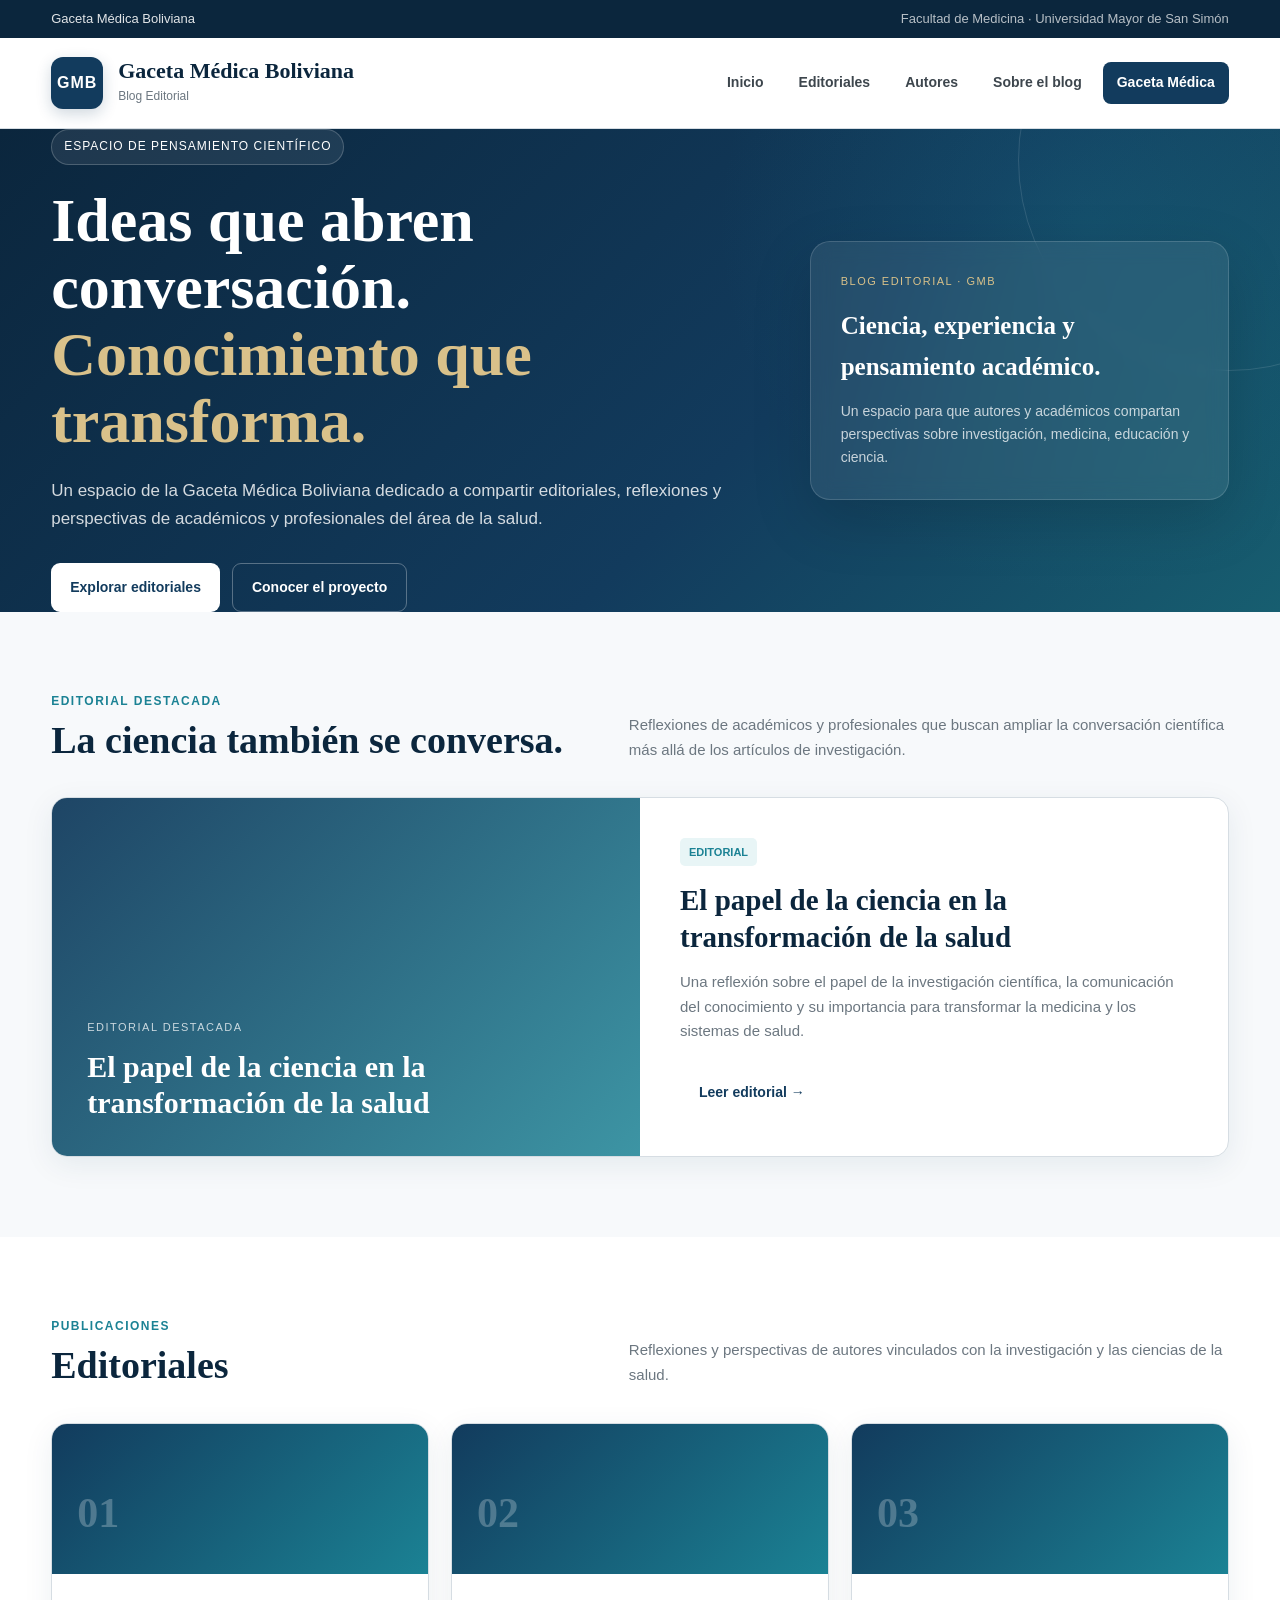
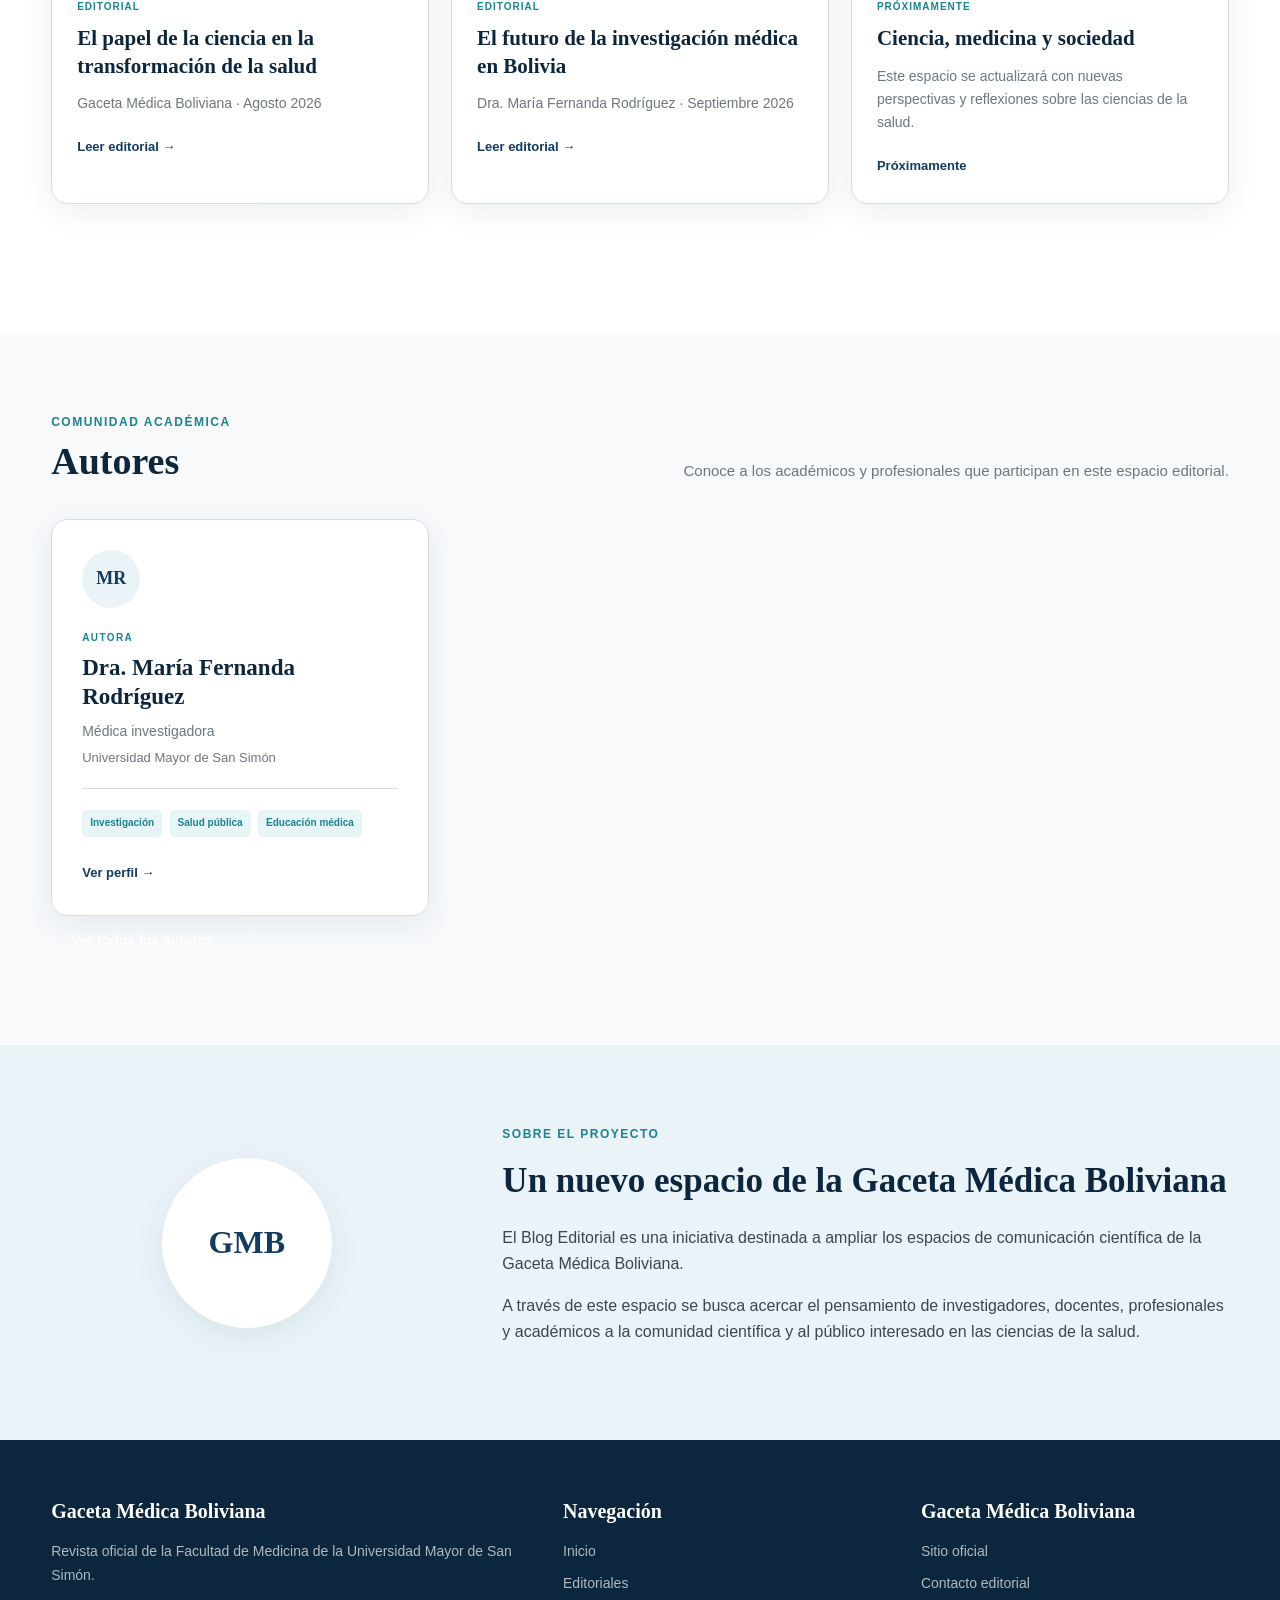
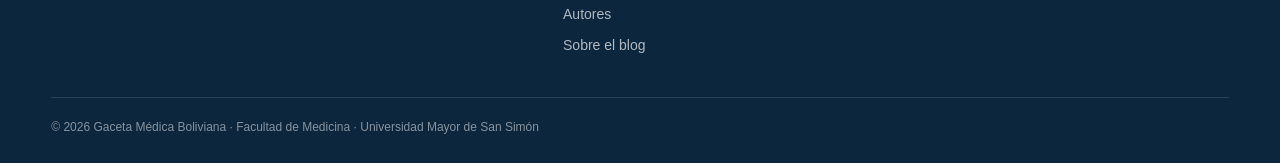
<file: index.html>
<!DOCTYPE html>

<html lang="es">

<head>

    <meta charset="UTF-8">

    <meta
        name="viewport"
        content="width=device-width, initial-scale=1.0"
    >

    <!-- =====================================================
         🔴 DATOS SEO
         ===================================================== -->

    <meta
        name="description"
        content="Blog Editorial de la Gaceta Médica Boliviana. Espacio de pensamiento científico, reflexión y divulgación académica."
    >

    <title>
        Blog Editorial | Gaceta Médica Boliviana
    </title>


    <!-- =====================================================
         🔴 ESTILOS GENERALES
         NO MODIFICAR
         ===================================================== -->

    <link
        rel="stylesheet"
        href="css/style.css"
    >

</head>


<body>


    <!-- =====================================================
         🔴 BARRA SUPERIOR
         NO MODIFICAR
         ===================================================== -->

    <div class="topbar">

        <div class="container topbar-inner">

            <span>
                Gaceta Médica Boliviana
            </span>

            <span>
                Facultad de Medicina · Universidad Mayor de San Simón
            </span>

        </div>

    </div>


    <!-- =====================================================
         🔴 ENCABEZADO
         NO MODIFICAR
         ===================================================== -->

    <header class="site-header">

        <div class="container header-inner">


            <a
                href="index.html"
                class="brand"
            >

                <div class="brand-mark">
                    GMB
                </div>


                <div class="brand-text">

                    <h1>
                        Gaceta Médica Boliviana
                    </h1>

                    <p>
                        Blog Editorial
                    </p>

                </div>

            </a>


            <nav class="nav">

                <a href="#inicio">
                    Inicio
                </a>

                <a href="#editoriales">
                    Editoriales
                </a>

                <a href="#autores">
                    Autores
                </a>

                <a href="#sobre">
                    Sobre el blog
                </a>

                <a
                    href="https://www.gacetamedicaboliviana.com/"
                    target="_blank"
                    rel="noopener noreferrer"
                    class="nav-button"
                >
                    Gaceta Médica
                </a>

            </nav>

        </div>

    </header>


    <!-- =====================================================
         HERO
         ===================================================== -->

    <main id="inicio">


        <section class="hero">

            <div class="container hero-inner">

                <div>

                    <div class="hero-eyebrow">
                        Espacio de pensamiento científico
                    </div>


                    <h2>
                        Ideas que abren conversación.
                        <span>
                            Conocimiento que transforma.
                        </span>
                    </h2>


                    <p class="hero-description">

                        Un espacio de la Gaceta Médica Boliviana
                        dedicado a compartir editoriales, reflexiones
                        y perspectivas de académicos y profesionales
                        del área de la salud.

                    </p>


                    <div class="hero-actions">

                        <a
                            href="#editoriales"
                            class="button button-primary"
                        >
                            Explorar editoriales
                        </a>


                        <a
                            href="#sobre"
                            class="button button-outline"
                        >
                            Conocer el proyecto
                        </a>

                    </div>

                </div>


                <div class="hero-card">

                    <div class="hero-card-label">
                        Blog Editorial · GMB
                    </div>


                    <h3>
                        Ciencia, experiencia y pensamiento académico.
                    </h3>


                    <p>

                        Un espacio para que autores y académicos
                        compartan perspectivas sobre investigación,
                        medicina, educación y ciencia.

                    </p>

                </div>

            </div>

        </section>


        <!-- =================================================
             EDITORIAL DESTACADA
             ================================================= -->

        <section class="section">

            <div class="container">

                <div class="section-header">

                    <div>

                        <div class="section-kicker">
                            Editorial destacada
                        </div>

                        <h2 class="section-title">
                            La ciencia también se conversa.
                        </h2>

                    </div>


                    <p class="section-description">

                        Reflexiones de académicos y profesionales
                        que buscan ampliar la conversación científica
                        más allá de los artículos de investigación.

                    </p>

                </div>


                <article class="featured">


                    <div class="featured-visual">

                        <div class="featured-visual-content">

                            <small>
                                Editorial destacada
                            </small>

                            <h3>
                                El papel de la ciencia
                                en la transformación de la salud
                            </h3>

                        </div>

                    </div>


                    <div class="featured-content">

                        <span class="category">
                            Editorial
                        </span>


                        <h3>
                            El papel de la ciencia en la transformación de la salud
                        </h3>


                        <p>

                            Una reflexión sobre el papel de la investigación científica,
                            la comunicación del conocimiento y su importancia para
                            transformar la medicina y los sistemas de salud.

                        </p>


                        <a
                            href="editoriales/editorial-ciencia.html"
                            class="button button-primary"
                        >
                            Leer editorial →
                        </a>

                    </div>

                </article>

            </div>

        </section>


        <!-- =================================================
             EDITORIALES
             ================================================= -->

        <section
            class="section"
            id="editoriales"
            style="background: white;"
        >

            <div class="container">

                <div class="section-header">

                    <div>

                        <div class="section-kicker">
                            Publicaciones
                        </div>

                        <h2 class="section-title">
                            Editoriales
                        </h2>

                    </div>


                    <p class="section-description">

                        Reflexiones y perspectivas de autores vinculados
                        con la investigación y las ciencias de la salud.

                    </p>

                </div>


                <div class="editorial-grid">


                    <!-- =================================================
                         🟡 EDITORIAL 1 — PUBLICADA
                         ================================================= -->

                    <article class="editorial-card">

                        <div class="card-top">

                            <div class="card-number">
                                01
                            </div>

                        </div>


                        <div class="card-content">

                            <div class="card-category">
                                Editorial
                            </div>


                            <h3>
                                El papel de la ciencia en la transformación de la salud
                            </h3>


                            <p>
                                Gaceta Médica Boliviana · Agosto 2026
                            </p>


                            <a
                                href="editoriales/editorial-ciencia.html"
                                class="read-more"
                            >
                                Leer editorial →
                            </a>

                        </div>

                    </article>


                    <!-- =================================================
                         🟡 EDITORIAL 2 — PUBLICADA
                         ================================================= -->

                    <article class="editorial-card">

                        <div class="card-top">

                            <div class="card-number">
                                02
                            </div>

                        </div>


                        <div class="card-content">

                            <div class="card-category">
                                Editorial
                            </div>


                            <h3>
                                El futuro de la investigación médica en Bolivia
                            </h3>


                            <p>
                                Dra. María Fernanda Rodríguez · Septiembre 2026
                            </p>


                            <a
                                href="editoriales/editorial-futuro-investigacion.html"
                                class="read-more"
                            >
                                Leer editorial →
                            </a>

                        </div>

                    </article>


                    <!-- =================================================
                         🟡 EDITORIAL 3 — PRÓXIMAMENTE
                         ================================================= -->

                    <article class="editorial-card">

                        <div class="card-top">

                            <div class="card-number">
                                03
                            </div>

                        </div>


                        <div class="card-content">

                            <div class="card-category">
                                Próximamente
                            </div>


                            <h3>
                                Ciencia, medicina y sociedad
                            </h3>


                            <p>
                                Este espacio se actualizará con nuevas
                                perspectivas y reflexiones sobre las ciencias de la salud.
                            </p>


                            <span class="read-more">
                                Próximamente
                            </span>

                        </div>

                    </article>


                </div>


                <!-- =================================================
                     🔴 ACCESO AL ÍNDICE COMPLETO
                     NO MODIFICAR
                     ================================================= -->

                <div class="section-action">

                    <a
                        href="editoriales/index.html"
                        class="button button-outline"
                    >
                        Ver todas las editoriales →
                    </a>

                </div>

            </div>

        </section>


        <!-- =================================================
             AUTORES
             ================================================= -->

        <section
            class="section"
            id="autores"
        >

            <div class="container">


                <div class="section-header">

                    <div>

                        <div class="section-kicker">
                            Comunidad académica
                        </div>


                        <h2 class="section-title">
                            Autores
                        </h2>

                    </div>


                    <p class="section-description">

                        Conoce a los académicos y profesionales
                        que participan en este espacio editorial.

                    </p>

                </div>


                <div class="author-grid">


                    <!-- =================================================
                         🟡 AUTOR DESTACADO
                         ================================================= -->

                    <article class="author-profile">


                        <div class="author-profile-mark">
                            MR
                        </div>


                        <div class="author-profile-label">
                            Autora
                        </div>


                        <h3>
                            Dra. María Fernanda Rodríguez
                        </h3>


                        <p class="author-profile-role">
                            Médica investigadora
                        </p>


                        <p class="author-profile-institution">
                            Universidad Mayor de San Simón
                        </p>


                        <div class="author-profile-interests">

                            <span>
                                Investigación
                            </span>

                            <span>
                                Salud pública
                            </span>

                            <span>
                                Educación médica
                            </span>

                        </div>


                        <a
                            href="autores/maria-fernanda-rodriguez.html"
                            class="author-profile-link"
                        >
                            Ver perfil →
                        </a>


                    </article>


                </div>


                <!-- =================================================
                     🔴 ACCESO AL ÍNDICE COMPLETO
                     NO MODIFICAR
                     ================================================= -->

                <div class="section-action">

                    <a
                        href="autores/index.html"
                        class="button button-outline"
                    >
                        Ver todos los autores →
                    </a>

                </div>


            </div>

        </section>


        <!-- =================================================
             SOBRE EL BLOG
             ================================================= -->

        <section
            class="section about"
            id="sobre"
        >

            <div class="container about-box">

                <div>

                    <div class="about-mark">
                        GMB
                    </div>

                </div>


                <div>

                    <div class="section-kicker">
                        Sobre el proyecto
                    </div>


                    <h2>
                        Un nuevo espacio de la
                        Gaceta Médica Boliviana
                    </h2>


                    <p>

                        El Blog Editorial es una iniciativa destinada
                        a ampliar los espacios de comunicación científica
                        de la Gaceta Médica Boliviana.

                    </p>


                    <p>

                        A través de este espacio se busca acercar
                        el pensamiento de investigadores, docentes,
                        profesionales y académicos a la comunidad
                        científica y al público interesado en las
                        ciencias de la salud.

                    </p>

                </div>

            </div>

        </section>


    </main>


    <!-- =====================================================
         🔴 FOOTER
         ===================================================== -->

    <footer class="footer">

        <div class="container">


            <div class="footer-grid">


                <div>

                    <h3>
                        Gaceta Médica Boliviana
                    </h3>


                    <p>

                        Revista oficial de la Facultad de Medicina
                        de la Universidad Mayor de San Simón.

                    </p>

                </div>


                <div>

                    <h3>
                        Navegación
                    </h3>


                    <div class="footer-links">

                        <a href="#inicio">
                            Inicio
                        </a>

                        <a href="#editoriales">
                            Editoriales
                        </a>

                        <a href="#autores">
                            Autores
                        </a>

                        <a href="#sobre">
                            Sobre el blog
                        </a>

                    </div>

                </div>


                <div>

                    <h3>
                        Gaceta Médica Boliviana
                    </h3>


                    <div class="footer-links">

                        <a
                            href="https://www.gacetamedicaboliviana.com/"
                            target="_blank"
                            rel="noopener noreferrer"
                        >
                            Sitio oficial
                        </a>


                        <a href="mailto:gacetamedicaboliviana@umss.edu">
                            Contacto editorial
                        </a>

                    </div>

                </div>


            </div>


            <div class="footer-bottom">

                © 2026 Gaceta Médica Boliviana ·
                Facultad de Medicina ·
                Universidad Mayor de San Simón

            </div>


        </div>

    </footer>


    <!-- =====================================================
         🔴 JAVASCRIPT
         NO MODIFICAR
         ===================================================== -->

    <script src="js/main.js"></script>


</body>

</html>
</file>
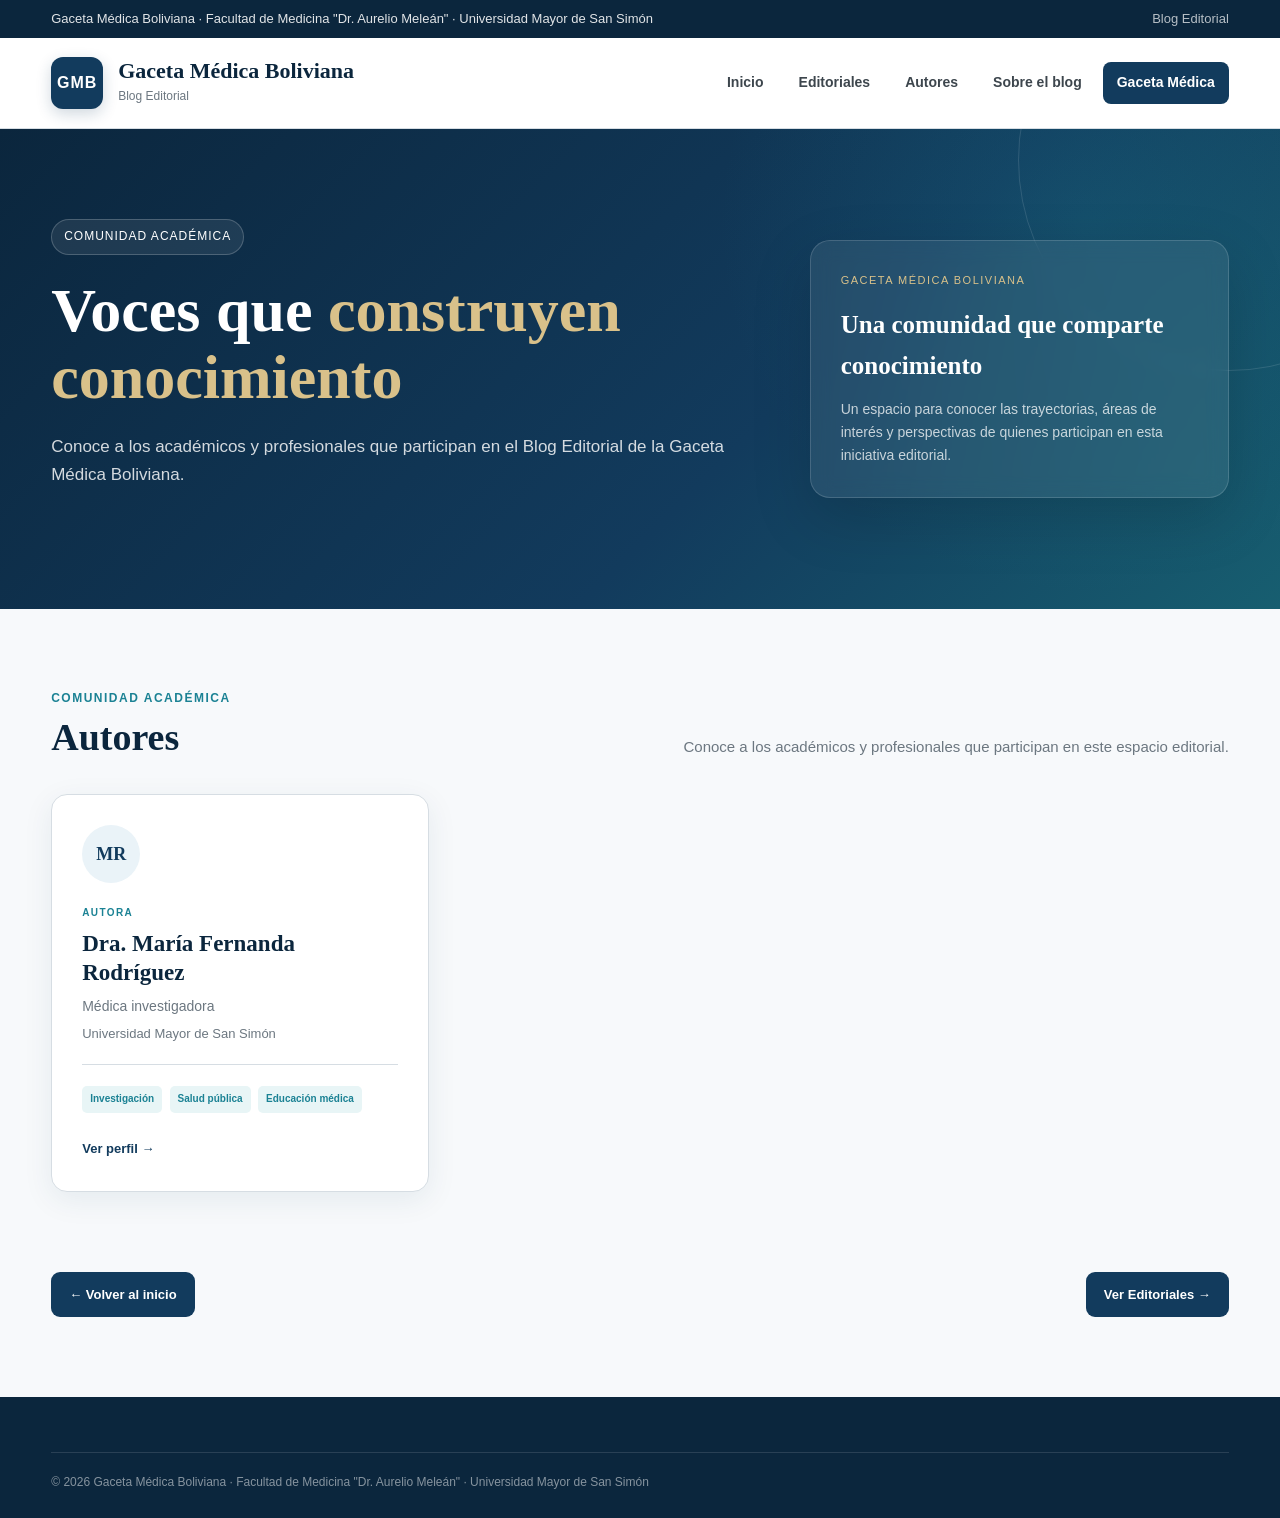
<file: autores/index.html>
<!DOCTYPE html>

<html lang="es">

<head>

    <meta charset="UTF-8">

    <meta
        name="viewport"
        content="width=device-width, initial-scale=1.0"
    >

    <meta
        name="description"
        content="Autores del Blog Editorial de la Gaceta Médica Boliviana. Conoce a los académicos y profesionales que participan en este espacio."
    >

    <title>
        Autores | Gaceta Médica Boliviana
    </title>


    <!-- =====================================================
         ESTILOS GENERALES
         ===================================================== -->

    <link
        rel="stylesheet"
        href="../css/style.css"
    >


    <!-- =====================================================
         ESTILOS DE AUTORES
         ===================================================== -->

    <link
        rel="stylesheet"
        href="../css/autor.css"
    >

</head>


<body>


    <!-- =====================================================
         BARRA SUPERIOR
         ===================================================== -->

    <div class="topbar">

        <div class="container topbar-inner">

            <span>
                Gaceta Médica Boliviana ·
                Facultad de Medicina "Dr. Aurelio Meleán" ·
                Universidad Mayor de San Simón
            </span>

            <span>
                Blog Editorial
            </span>

        </div>

    </div>


    <!-- =====================================================
         CABECERA
         ===================================================== -->

    <header class="site-header">

        <div class="container header-inner">


            <a
                href="../index.html"
                class="brand"
            >

                <div class="brand-mark">
                    GMB
                </div>


                <div class="brand-text">

                    <h1>
                        Gaceta Médica Boliviana
                    </h1>

                    <p>
                        Blog Editorial
                    </p>

                </div>

            </a>


            <nav class="nav">

                <a href="../index.html">
                    Inicio
                </a>

                <a href="../editoriales/index.html">
                    Editoriales
                </a>

                <a href="index.html">
                    Autores
                </a>

                <a href="../index.html#sobre">
                    Sobre el blog
                </a>

                <a
                    href="https://www.gacetamedicaboliviana.com/"
                    class="nav-button"
                    target="_blank"
                    rel="noopener noreferrer"
                >
                    Gaceta Médica
                </a>

            </nav>

        </div>

    </header>


    <!-- =====================================================
         CABECERA DE LA SECCIÓN
         ===================================================== -->

    <section class="hero">

        <div class="container hero-inner">


            <div>

                <div class="hero-eyebrow">
                    Comunidad académica
                </div>


                <h2>
                    Voces que
                    <span>construyen conocimiento</span>
                </h2>


                <p class="hero-description">
                    Conoce a los académicos y profesionales que
                    participan en el Blog Editorial de la
                    Gaceta Médica Boliviana.
                </p>

            </div>


            <div class="hero-card">

                <div class="hero-card-label">
                    Gaceta Médica Boliviana
                </div>


                <h3>
                    Una comunidad que comparte conocimiento
                </h3>


                <p>
                    Un espacio para conocer las trayectorias,
                    áreas de interés y perspectivas de quienes
                    participan en esta iniciativa editorial.
                </p>

            </div>


        </div>

    </section>


    <!-- =====================================================
         AUTORES
         ===================================================== -->

    <main>

        <section class="section">

            <div class="container">


                <div class="section-header">

                    <div>

                        <div class="section-kicker">
                            Comunidad académica
                        </div>


                        <h2 class="section-title">
                            Autores
                        </h2>

                    </div>


                    <p class="section-description">
                        Conoce a los académicos y profesionales
                        que participan en este espacio editorial.
                    </p>

                </div>


                <div class="author-grid">


                    <!-- =================================================
                         MARÍA FERNANDA RODRÍGUEZ
                         ================================================= -->

                    <article class="author-profile">


                        <div class="author-profile-mark">
                            MR
                        </div>


                        <div class="author-profile-label">
                            Autora
                        </div>


                        <h3>
                            Dra. María Fernanda Rodríguez
                        </h3>


                        <p class="author-profile-role">
                            Médica investigadora
                        </p>


                        <p class="author-profile-institution">
                            Universidad Mayor de San Simón
                        </p>


                        <div class="author-profile-interests">

                            <span>
                                Investigación
                            </span>

                            <span>
                                Salud pública
                            </span>

                            <span>
                                Educación médica
                            </span>

                        </div>


                        <a
                            href="maria-fernanda-rodriguez.html"
                            class="author-profile-link"
                        >
                            Ver perfil →
                        </a>


                    </article>


                </div>

            </div>

        </section>


        <!-- =====================================================
             NAVEGACIÓN
             ===================================================== -->

        <section class="section"
                 style="padding-top: 0;">

            <div class="container">

                <div class="editorial-navigation"
                     style="width: 100%; padding-bottom: 0;">

                    <a href="../index.html">
                        ← Volver al inicio
                    </a>


                    <a href="../editoriales/index.html">
                        Ver Editoriales →
                    </a>

                </div>

            </div>

        </section>

    </main>


    <!-- =====================================================
         FOOTER
         ===================================================== -->

    <footer class="footer">

        <div class="container">

            <div class="footer-bottom">

                © 2026 Gaceta Médica Boliviana ·
                Facultad de Medicina "Dr. Aurelio Meleán" ·
                Universidad Mayor de San Simón

            </div>

        </div>

    </footer>


</body>

</html>
</file>
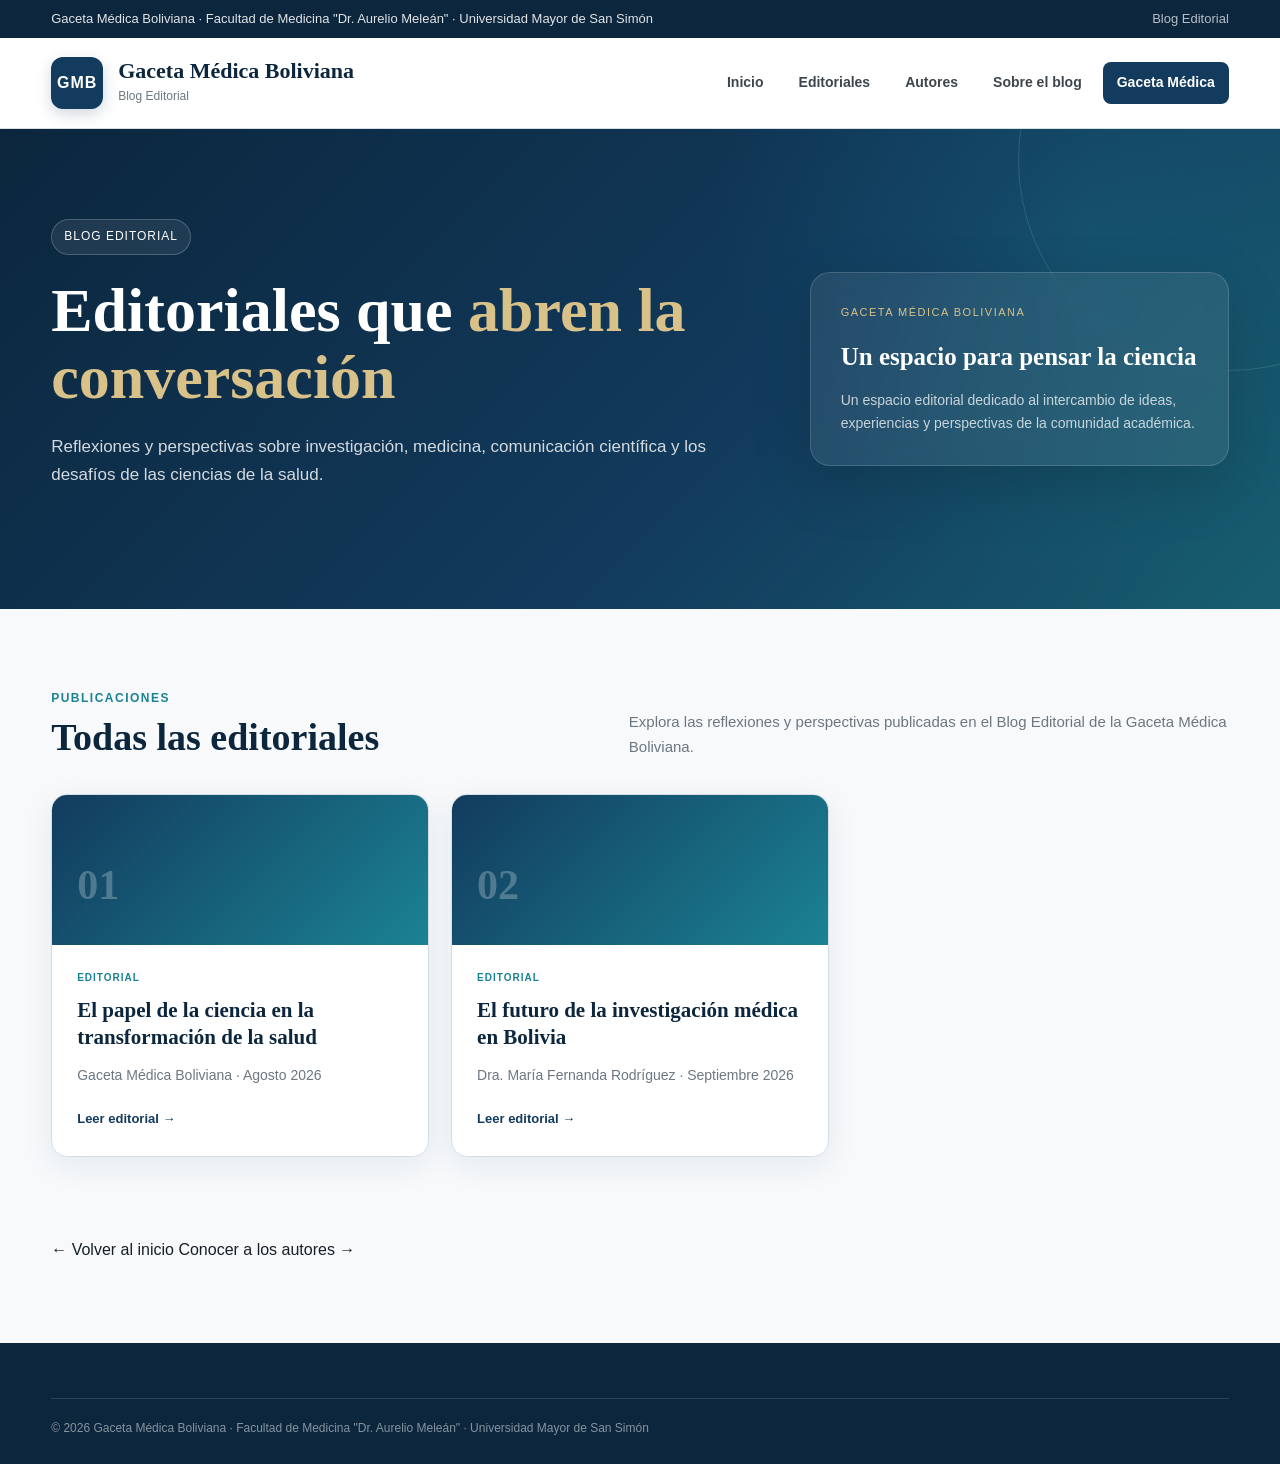
<file: editoriales/index.html>
<!DOCTYPE html>

<html lang="es">

<head>

    <meta charset="UTF-8">

    <meta
        name="viewport"
        content="width=device-width, initial-scale=1.0"
    >

    <meta
        name="description"
        content="Editoriales de la Gaceta Médica Boliviana. Reflexiones y perspectivas sobre investigación, medicina y ciencias de la salud."
    >

    <title>
        Editoriales | Gaceta Médica Boliviana
    </title>


    <!-- =====================================================
         ESTILOS GENERALES
         ===================================================== -->

    <link
        rel="stylesheet"
        href="../css/style.css"
    >

</head>


<body>


    <!-- =====================================================
         BARRA SUPERIOR
         ===================================================== -->

    <div class="topbar">

        <div class="container topbar-inner">

            <span>
                Gaceta Médica Boliviana ·
                Facultad de Medicina "Dr. Aurelio Meleán" ·
                Universidad Mayor de San Simón
            </span>

            <span>
                Blog Editorial
            </span>

        </div>

    </div>


    <!-- =====================================================
         CABECERA
         ===================================================== -->

    <header class="site-header">

        <div class="container header-inner">


            <a
                href="../index.html"
                class="brand"
            >

                <div class="brand-mark">
                    GMB
                </div>


                <div class="brand-text">

                    <h1>
                        Gaceta Médica Boliviana
                    </h1>

                    <p>
                        Blog Editorial
                    </p>

                </div>

            </a>


            <nav class="nav">

                <a href="../index.html">
                    Inicio
                </a>

                <a href="index.html">
                    Editoriales
                </a>

                <a href="../index.html#autores">
                    Autores
                </a>

                <a href="../index.html#sobre">
                    Sobre el blog
                </a>

                <a
                    href="https://www.gacetamedicaboliviana.com/"
                    class="nav-button"
                    target="_blank"
                    rel="noopener noreferrer"
                >
                    Gaceta Médica
                </a>

            </nav>

        </div>

    </header>


    <!-- =====================================================
         CABECERA DE LA SECCIÓN
         ===================================================== -->

    <section class="hero">

        <div class="container hero-inner">


            <div>

                <div class="hero-eyebrow">
                    Blog Editorial
                </div>


                <h2>
                    Editoriales que
                    <span>abren la conversación</span>
                </h2>


                <p class="hero-description">
                    Reflexiones y perspectivas sobre investigación,
                    medicina, comunicación científica y los desafíos
                    de las ciencias de la salud.
                </p>

            </div>


            <div class="hero-card">

                <div class="hero-card-label">
                    Gaceta Médica Boliviana
                </div>


                <h3>
                    Un espacio para pensar la ciencia
                </h3>


                <p>
                    Un espacio editorial dedicado al intercambio
                    de ideas, experiencias y perspectivas de la
                    comunidad académica.
                </p>

            </div>


        </div>

    </section>


    <!-- =====================================================
         EDITORIALES
         ===================================================== -->

    <main>

        <section class="section">

            <div class="container">


                <div class="section-header">

                    <div>

                        <div class="section-kicker">
                            Publicaciones
                        </div>


                        <h2 class="section-title">
                            Todas las editoriales
                        </h2>

                    </div>


                    <p class="section-description">
                        Explora las reflexiones y perspectivas
                        publicadas en el Blog Editorial de la
                        Gaceta Médica Boliviana.
                    </p>

                </div>


                <div class="editorial-grid">


                    <!-- =================================================
                         EDITORIAL 1
                         ================================================= -->

                    <article class="editorial-card">


                        <div class="card-top">

                            <div class="card-number">
                                01
                            </div>

                        </div>


                        <div class="card-content">

                            <div class="card-category">
                                Editorial
                            </div>


                            <h3>
                                El papel de la ciencia en la
                                transformación de la salud
                            </h3>


                            <p>
                                Gaceta Médica Boliviana · Agosto 2026
                            </p>


                            <a
                                href="editorial-ciencia.html"
                                class="read-more"
                            >
                                Leer editorial →
                            </a>

                        </div>

                    </article>


                    <!-- =================================================
                         EDITORIAL 2
                         ================================================= -->

                    <article class="editorial-card">


                        <div class="card-top">

                            <div class="card-number">
                                02
                            </div>

                        </div>


                        <div class="card-content">

                            <div class="card-category">
                                Editorial
                            </div>


                            <h3>
                                El futuro de la investigación
                                médica en Bolivia
                            </h3>


                            <p>
                                Dra. María Fernanda Rodríguez ·
                                Septiembre 2026
                            </p>


                            <a
                                href="editorial-futuro-investigacion.html"
                                class="read-more"
                            >
                                Leer editorial →
                            </a>

                        </div>

                    </article>


                </div>

            </div>

        </section>


        <!-- =====================================================
             NAVEGACIÓN
             ===================================================== -->

        <section class="section"
                 style="padding-top: 0;">

            <div class="container">

                <div class="editorial-navigation"
                     style="width: 100%; padding-bottom: 0;">

                    <a href="../index.html">
                        ← Volver al inicio
                    </a>


                    <a href="../index.html#autores">
                        Conocer a los autores →
                    </a>

                </div>

            </div>

        </section>

    </main>


    <!-- =====================================================
         FOOTER
         ===================================================== -->

    <footer class="footer">

        <div class="container">

            <div class="footer-bottom">

                © 2026 Gaceta Médica Boliviana ·
                Facultad de Medicina "Dr. Aurelio Meleán" ·
                Universidad Mayor de San Simón

            </div>

        </div>

    </footer>


</body>

</html>
</file>
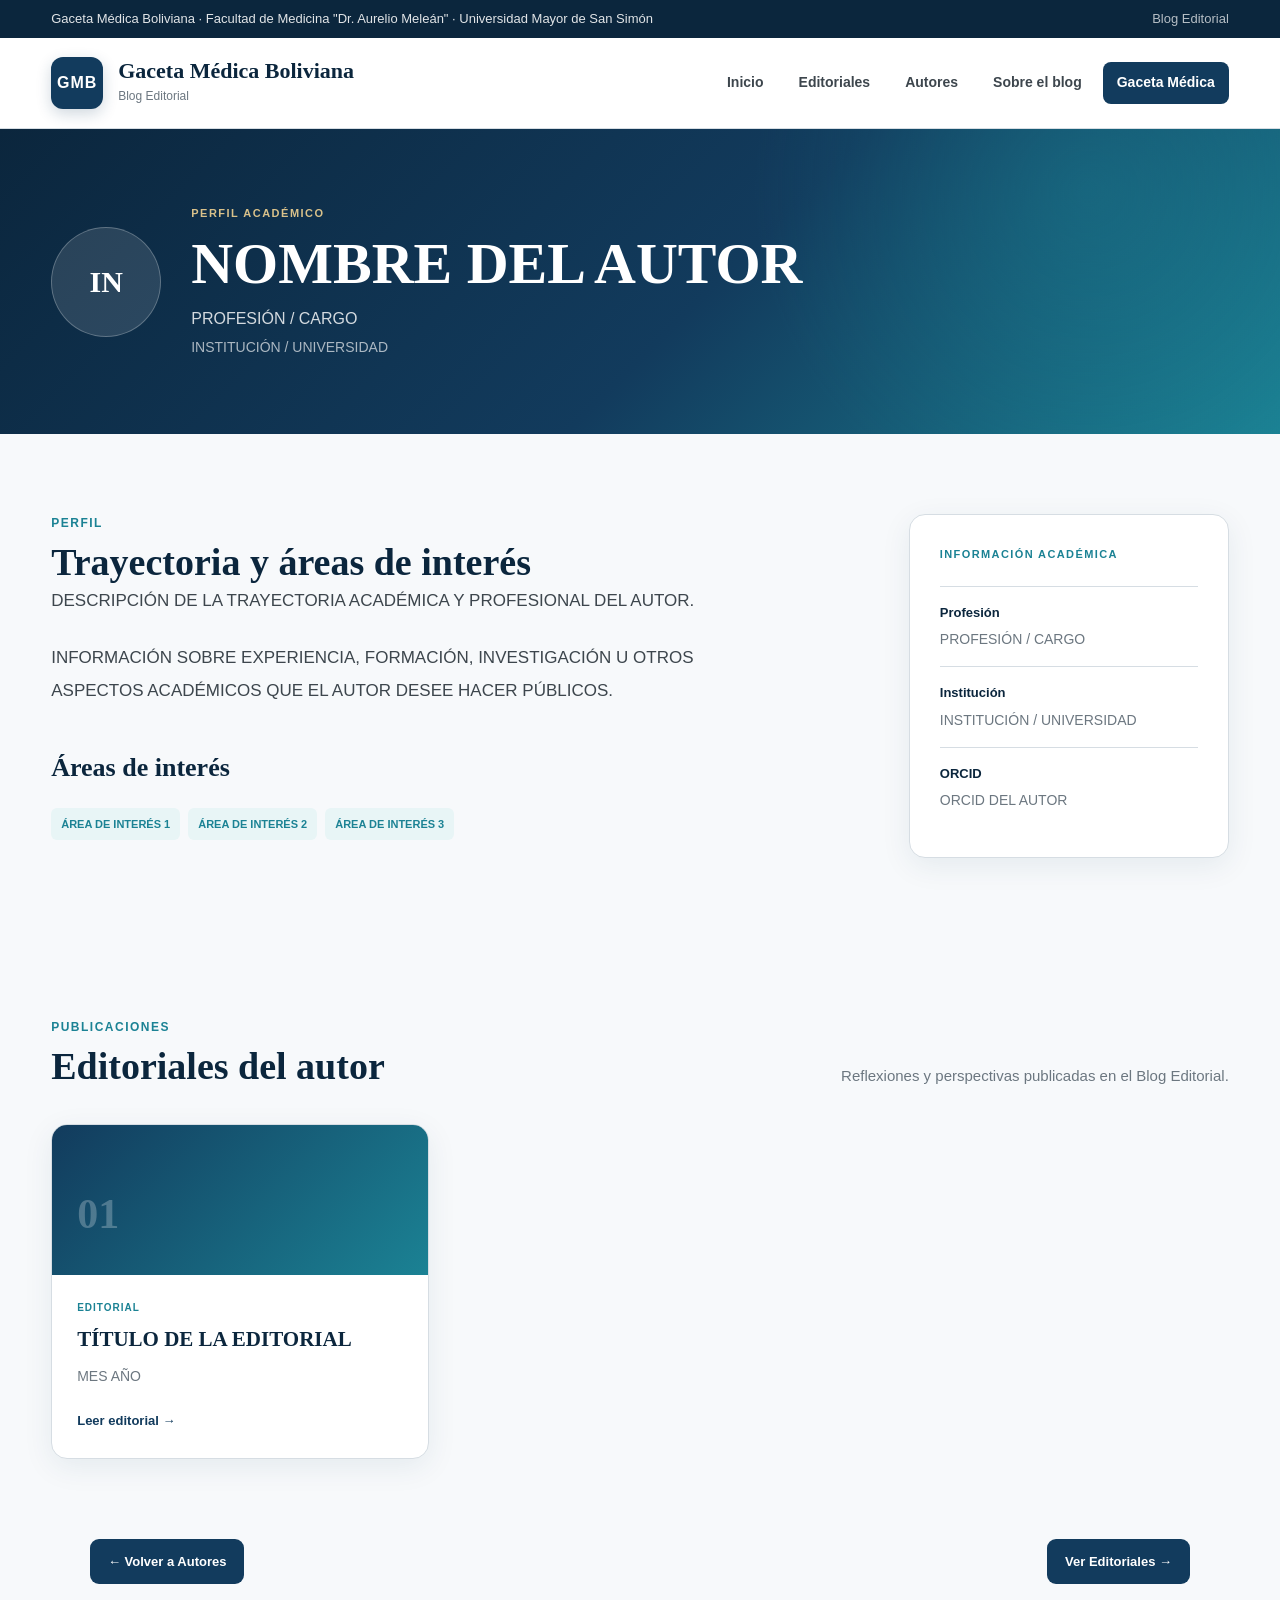
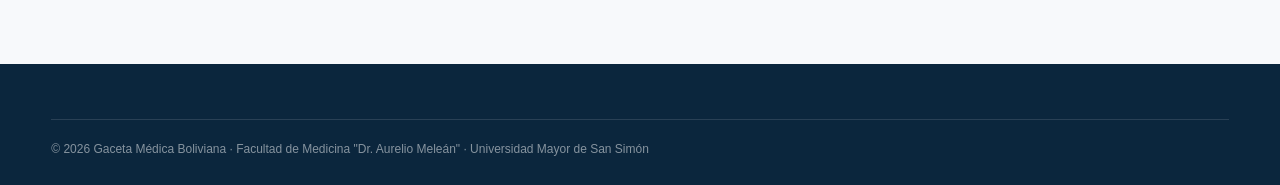
<file: autores/autor-plantilla.html>
<!DOCTYPE html>

<html lang="es">

<head>

    <meta charset="UTF-8">

    <meta
        name="viewport"
        content="width=device-width, initial-scale=1.0"
    >

    <!-- =====================================================
         🟡 DATOS SEO — CAMBIAR EN CADA AUTOR
         ===================================================== -->

    <meta
        name="description"
        content="Perfil académico de NOMBRE DEL AUTOR, incluyendo trayectoria, áreas de interés y publicaciones."
    >

    <title>
        NOMBRE DEL AUTOR | Gaceta Médica Boliviana
    </title>


    <!-- =====================================================
         🔴 ESTILOS GENERALES
         NO MODIFICAR
         ===================================================== -->

    <link
        rel="stylesheet"
        href="../css/style.css"
    >


    <!-- =====================================================
         🔴 ESTILOS DEL PERFIL
         NO MODIFICAR
         ===================================================== -->

    <link
        rel="stylesheet"
        href="../css/autor.css"
    >

</head>


<body>


    <!-- =====================================================
         🔴 BARRA SUPERIOR
         NO MODIFICAR
         ===================================================== -->

    <div class="topbar">

        <div class="container topbar-inner">

            <span>
                Gaceta Médica Boliviana ·
                Facultad de Medicina "Dr. Aurelio Meleán" ·
                Universidad Mayor de San Simón
            </span>

            <span>
                Blog Editorial
            </span>

        </div>

    </div>


    <!-- =====================================================
         🔴 CABECERA
         NO MODIFICAR
         ===================================================== -->

    <header class="site-header">

        <div class="container header-inner">

            <a
                href="../index.html"
                class="brand"
            >

                <div class="brand-mark">
                    GMB
                </div>

                <div class="brand-text">

                    <h1>
                        Gaceta Médica Boliviana
                    </h1>

                    <p>
                        Blog Editorial
                    </p>

                </div>

            </a>


            <nav class="nav">

                <a href="../index.html">
                    Inicio
                </a>

                <a href="../editoriales/index.html">
                    Editoriales
                </a>

                <a href="index.html">
                    Autores
                </a>

                <a href="../index.html#sobre">
                    Sobre el blog
                </a>

                <a
                    href="https://www.gacetamedicaboliviana.com/"
                    class="nav-button"
                    target="_blank"
                    rel="noopener noreferrer"
                >
                    Gaceta Médica
                </a>

            </nav>

        </div>

    </header>


    <!-- =====================================================
         🟡 PERFIL DEL AUTOR
         CAMBIAR LOS DATOS DEL AUTOR
         ===================================================== -->

    <main>

        <section class="author-hero">

            <div class="container author-hero-inner">


                <!-- 🟡 CAMBIAR: INICIALES DEL AUTOR -->

                <div class="author-avatar">
                    IN
                </div>


                <div>

                    <div class="author-kicker">
                        Perfil académico
                    </div>


                    <!-- 🟡 CAMBIAR: NOMBRE COMPLETO -->

                    <h1>
                        NOMBRE DEL AUTOR
                    </h1>


                    <!-- 🟡 CAMBIAR: PROFESIÓN / CARGO -->

                    <p class="author-role">
                        PROFESIÓN / CARGO
                    </p>


                    <!-- 🟡 CAMBIAR: INSTITUCIÓN -->

                    <p class="author-institution">
                        INSTITUCIÓN / UNIVERSIDAD
                    </p>

                </div>


            </div>

        </section>


        <!-- =================================================
             🟡 INFORMACIÓN ACADÉMICA
             CAMBIAR EL CONTENIDO DEL PERFIL
             ================================================= -->

        <section class="section">

            <div class="container author-content">


                <div class="author-main">

                    <div class="section-kicker">
                        Perfil
                    </div>


                    <h2 class="section-title">
                        Trayectoria y áreas de interés
                    </h2>


                    <!-- 🟡 CAMBIAR: PRIMER PÁRRAFO -->

                    <p>
                        DESCRIPCIÓN DE LA TRAYECTORIA ACADÉMICA Y
                        PROFESIONAL DEL AUTOR.
                    </p>


                    <!-- 🟡 CAMBIAR: SEGUNDO PÁRRAFO -->

                    <p>
                        INFORMACIÓN SOBRE EXPERIENCIA, FORMACIÓN,
                        INVESTIGACIÓN U OTROS ASPECTOS ACADÉMICOS
                        QUE EL AUTOR DESEE HACER PÚBLICOS.
                    </p>


                    <h3>
                        Áreas de interés
                    </h3>


                    <!-- 🟡 CAMBIAR: ÁREAS DE INTERÉS -->

                    <div class="author-tags">

                        <span>
                            ÁREA DE INTERÉS 1
                        </span>

                        <span>
                            ÁREA DE INTERÉS 2
                        </span>

                        <span>
                            ÁREA DE INTERÉS 3
                        </span>

                    </div>

                </div>


                <!-- =================================================
                     🟡 DATOS ACADÉMICOS
                     CAMBIAR LA INFORMACIÓN
                     ================================================= -->

                <aside class="author-info-card">

                    <div class="author-info-label">
                        Información académica
                    </div>


                    <!-- 🟡 CAMBIAR: PROFESIÓN -->

                    <div class="author-info-item">

                        <strong>
                            Profesión
                        </strong>

                        <span>
                            PROFESIÓN / CARGO
                        </span>

                    </div>


                    <!-- 🟡 CAMBIAR: INSTITUCIÓN -->

                    <div class="author-info-item">

                        <strong>
                            Institución
                        </strong>

                        <span>
                            INSTITUCIÓN / UNIVERSIDAD
                        </span>

                    </div>


                    <!-- 🟡 CAMBIAR: ORCID -->

                    <div class="author-info-item">

                        <strong>
                            ORCID
                        </strong>

                        <span>
                            ORCID DEL AUTOR
                        </span>

                    </div>

                </aside>


            </div>

        </section>


        <!-- =================================================
             🟡 EDITORIALES DEL AUTOR
             AGREGAR O ELIMINAR TARJETAS SEGÚN CORRESPONDA
             ================================================= -->

        <section class="section author-publications">

            <div class="container">


                <div class="section-header">

                    <div>

                        <div class="section-kicker">
                            Publicaciones
                        </div>

                        <h2 class="section-title">
                            Editoriales del autor
                        </h2>

                    </div>


                    <p class="section-description">

                        Reflexiones y perspectivas publicadas
                        en el Blog Editorial.

                    </p>

                </div>


                <div class="editorial-grid">


                    <!-- =================================================
                         🟡 EDITORIAL DEL AUTOR
                         DUPLICAR ESTE BLOQUE PARA CADA EDITORIAL
                         ================================================= -->

                    <article class="editorial-card">

                        <div class="card-top">

                            <div class="card-number">
                                01
                            </div>

                        </div>


                        <div class="card-content">

                            <div class="card-category">
                                Editorial
                            </div>


                            <!-- 🟡 CAMBIAR: TÍTULO -->

                            <h3>
                                TÍTULO DE LA EDITORIAL
                            </h3>


                            <!-- 🟡 CAMBIAR: FECHA -->

                            <p>
                                MES AÑO
                            </p>


                            <!-- 🟡 CAMBIAR: ENLACE -->

                            <a
                                href="../editoriales/editorial-slug.html"
                                class="read-more"
                            >
                                Leer editorial →
                            </a>

                        </div>

                    </article>


                    <!-- =================================================
                         🟡 EJEMPLO PARA AGREGAR OTRA EDITORIAL

                         Copiar el bloque anterior y cambiar:

                         01 → 02
                         TÍTULO DE LA EDITORIAL
                         MES AÑO
                         editorial-slug.html

                         ================================================= -->


                </div>

            </div>

        </section>


        <!-- =================================================
             🔴 NAVEGACIÓN
             NO MODIFICAR
             ================================================= -->

        <div class="editorial-navigation">

            <a href="../autores/index.html">
                ← Volver a Autores
            </a>

            <a href="../editoriales/index.html">
                Ver Editoriales →
            </a>

        </div>

    </main>


    <!-- =====================================================
         🔴 FOOTER
         NO MODIFICAR
         ===================================================== -->

    <footer class="footer">

        <div class="container">

            <div class="footer-bottom">

                © 2026 Gaceta Médica Boliviana ·
                Facultad de Medicina "Dr. Aurelio Meleán" ·
                Universidad Mayor de San Simón

            </div>

        </div>

    </footer>


</body>

</html>
</file>
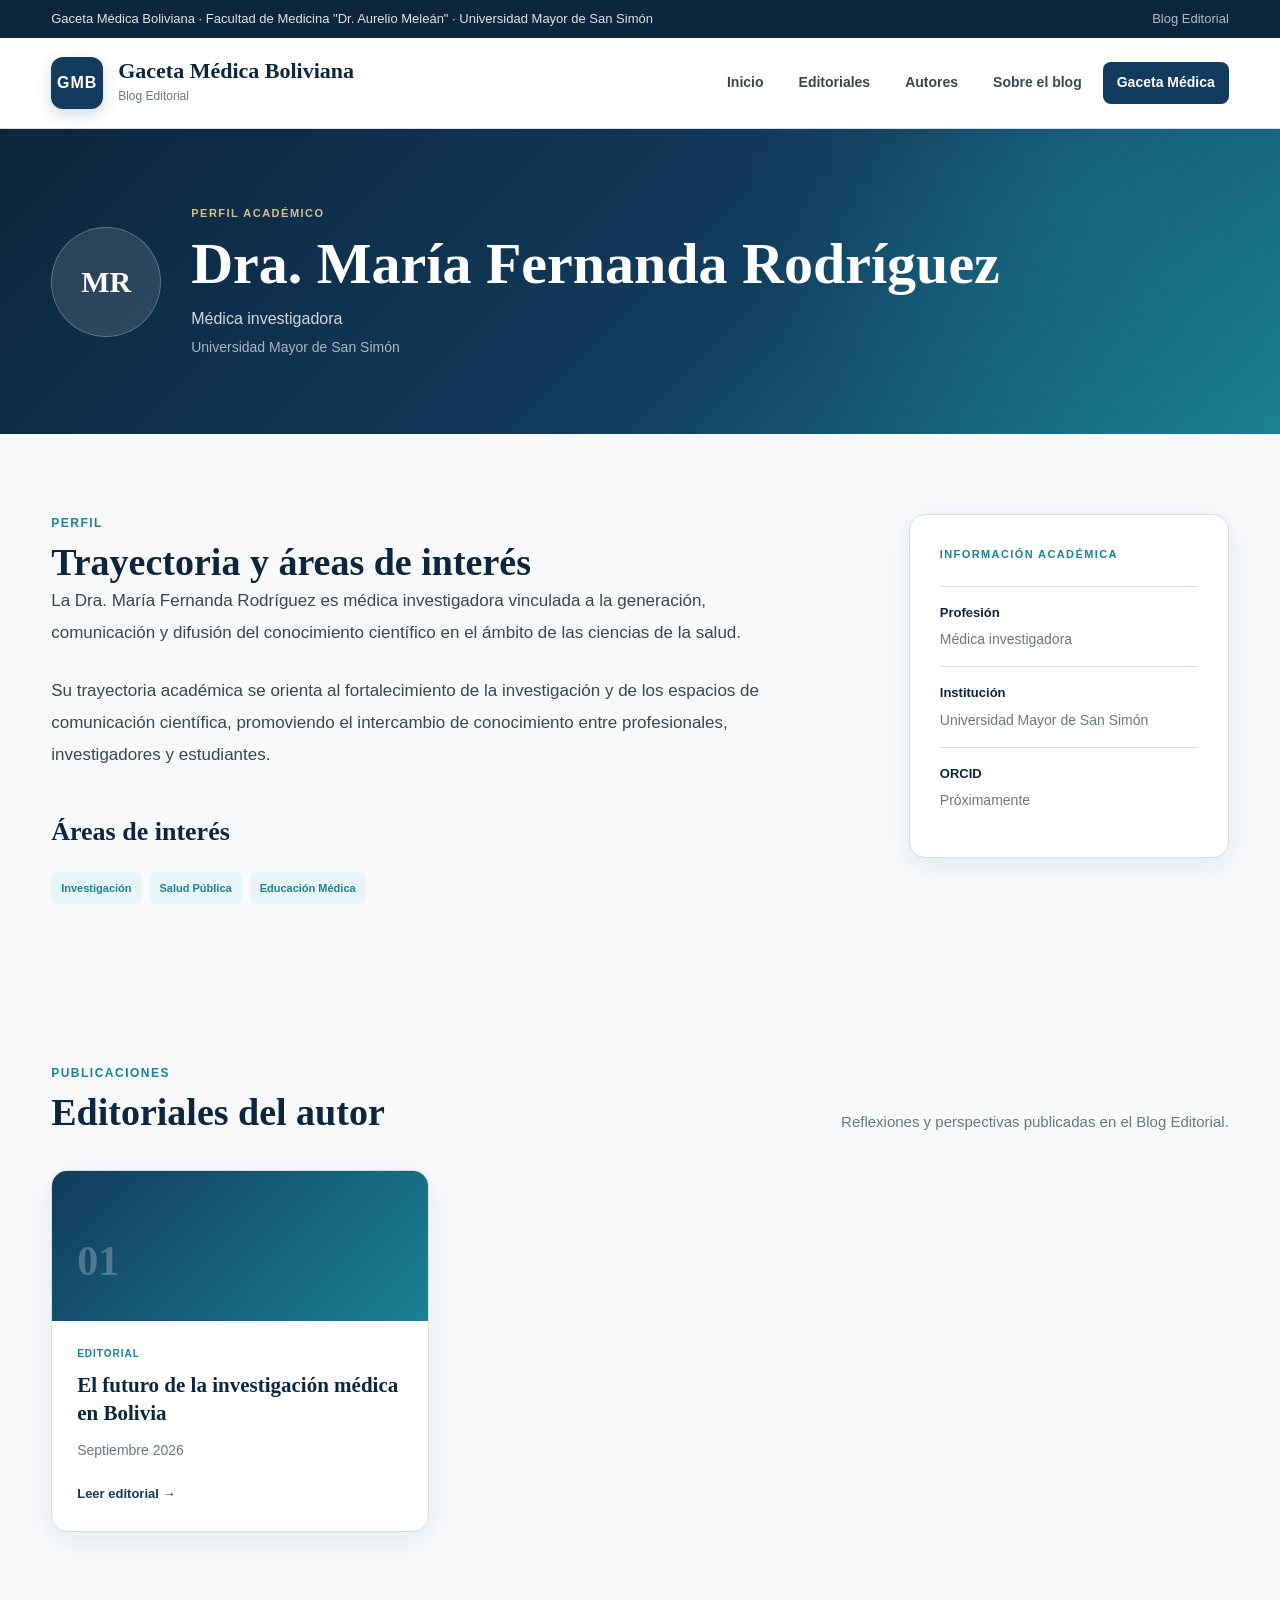
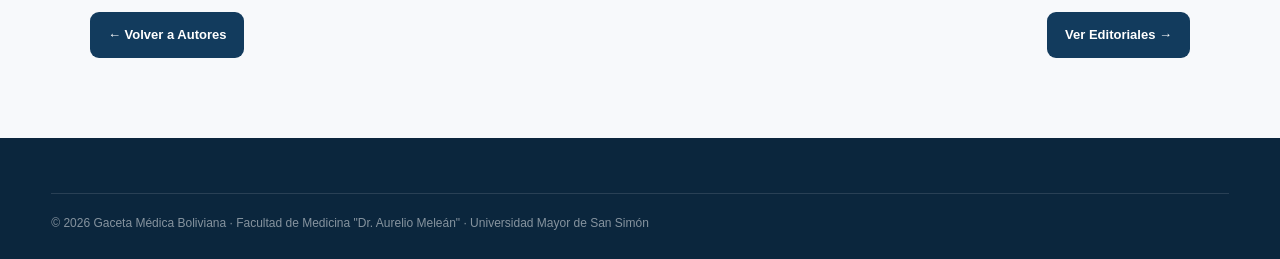
<file: autores/maria-fernanda-rodriguez.html>
<!DOCTYPE html>

<html lang="es">

<head>

    <meta charset="UTF-8">

    <meta
        name="viewport"
        content="width=device-width, initial-scale=1.0"
    >

    <meta
    name="description"
    content="Perfil académico de la Dra. María Fernanda Rodríguez | Gaceta Médica Boliviana."
    >

    <title>
        Dra. María Fernanda Rodríguez | Gaceta Médica Boliviana
    </title>

    <!-- ESTILOS GENERALES -->
    <link
        rel="stylesheet"
        href="../css/style.css"
    >

    <!-- ESTILOS DEL PERFIL -->
    <link
        rel="stylesheet"
        href="../css/autor.css"
    >

</head>


<body>


    <!-- =====================================================
         BARRA SUPERIOR
         ===================================================== -->

    <div class="topbar">

        <div class="container topbar-inner">

            <span>
                Gaceta Médica Boliviana · Facultad de Medicina "Dr. Aurelio Meleán" ·
                Universidad Mayor de San Simón
            </span>

            <span>
                Blog Editorial
            </span>

        </div>

    </div>


    <!-- =====================================================
         CABECERA
         ===================================================== -->

    <header class="site-header">

        <div class="container header-inner">

            <a
                href="../index.html"
                class="brand"
            >

                <div class="brand-mark">
                    GMB
                </div>

                <div class="brand-text">

                    <h1>
                        Gaceta Médica Boliviana
                    </h1>

                    <p>
                        Blog Editorial
                    </p>

                </div>

            </a>


            <nav class="nav">

                <a href="../index.html">
                    Inicio
                </a>

                <a href="../editoriales/index.html">
                    Editoriales
                </a>

                <a href="index.html">
                    Autores
                </a>

                <a href="../index.html#sobre">
                    Sobre el blog
                </a>

                <a
                    href="https://www.gacetamedicaboliviana.com/"
                    class="nav-button"
                    target="_blank"
                    rel="noopener noreferrer"
                >
                    Gaceta Médica
                </a>

            </nav>

        </div>

    </header>


    <!-- =====================================================
         PERFIL
         ===================================================== -->

    <main>

        <section class="author-hero">

            <div class="container author-hero-inner">


                <div class="author-avatar">
                    MR
                </div>


                <div>

                    <div class="author-kicker">
                        Perfil académico
                    </div>


                    <h1>
                        Dra. María Fernanda Rodríguez
                    </h1>


                    <p class="author-role">
                        Médica investigadora
                    </p>


                    <p class="author-institution">
                        Universidad Mayor de San Simón
                    </p>

                </div>


            </div>

        </section>


        <!-- =================================================
             INFORMACIÓN ACADÉMICA
             ================================================= -->

        <section class="section">

            <div class="container author-content">


                <div class="author-main">

                    <div class="section-kicker">
                        Perfil
                    </div>

                    <h2 class="section-title">
                        Trayectoria y áreas de interés
                    </h2>


                    <p>
                        La Dra. María Fernanda Rodríguez es médica investigadora
                        vinculada a la generación, comunicación y difusión del
                        conocimiento científico en el ámbito de las ciencias de
                        la salud.
                    </p>


                    <p>
                        Su trayectoria académica se orienta al fortalecimiento
                        de la investigación y de los espacios de comunicación
                        científica, promoviendo el intercambio de conocimiento
                        entre profesionales, investigadores y estudiantes.
                    </p>


                    <h3>
                        Áreas de interés
                    </h3>


                    <div class="author-tags">

                        <span>
                            Investigación
                        </span>

                        <span>
                            Salud Pública
                        </span>

                        <span>
                            Educación Médica
                        </span>

                    </div>

                </div>


                <!-- =================================================
                     DATOS ACADÉMICOS
                     ================================================= -->

                <aside class="author-info-card">

                    <div class="author-info-label">
                        Información académica
                    </div>


                    <div class="author-info-item">

                        <strong>
                            Profesión
                        </strong>

                        <span>
                            Médica investigadora
                        </span>

                    </div>


                    <div class="author-info-item">

                        <strong>
                            Institución
                        </strong>

                        <span>
                            Universidad Mayor de San Simón
                        </span>

                    </div>


                    <div class="author-info-item">

                        <strong>
                            ORCID
                        </strong>

                        <span>
                            Próximamente
                        </span>

                    </div>

                </aside>


            </div>

        </section>


        <!-- =================================================
             EDITORIALES DEL AUTOR
             ================================================= -->

        <section class="section author-publications">

            <div class="container">


                <div class="section-header">

                    <div>

                        <div class="section-kicker">
                            Publicaciones
                        </div>

                        <h2 class="section-title">
                            Editoriales del autor
                        </h2>

                    </div>


                    <p class="section-description">

                        Reflexiones y perspectivas publicadas
                        en el Blog Editorial.

                    </p>

                </div>


                <div class="editorial-grid">


                    <article class="editorial-card">

                        <div class="card-top">

                            <div class="card-number">
                                01
                            </div>

                        </div>


                        <div class="card-content">

                            <div class="card-category">
                                Editorial
                            </div>


                            <h3>
                                El futuro de la investigación médica en Bolivia

                            </h3>


                            <p>
                                Septiembre 2026
                            </p>


                            <a
                                href="../editoriales/editorial-futuro-investigacion.html"
                                class="read-more"
                            >
                                Leer editorial →
                            </a>

                        </div>

                    </article>


                </div>

            </div>

        </section>


        <!-- =================================================
             NAVEGACIÓN
             ================================================= -->

        <div class="editorial-navigation">

            <a href="../index.html#autores">
                ← Volver a Autores
            </a>

            <a href="../index.html#editoriales">
                Ver Editoriales →
            </a>

        </div>

    </main>


    <!-- =====================================================
         FOOTER
         ===================================================== -->

    <footer class="footer">

        <div class="container">

            <div class="footer-bottom">

                © 2026 Gaceta Médica Boliviana ·
                Facultad de Medicina "Dr. Aurelio Meleán" ·
                Universidad Mayor de San Simón

            </div>

        </div>

    </footer>


</body>

</html>
</file>
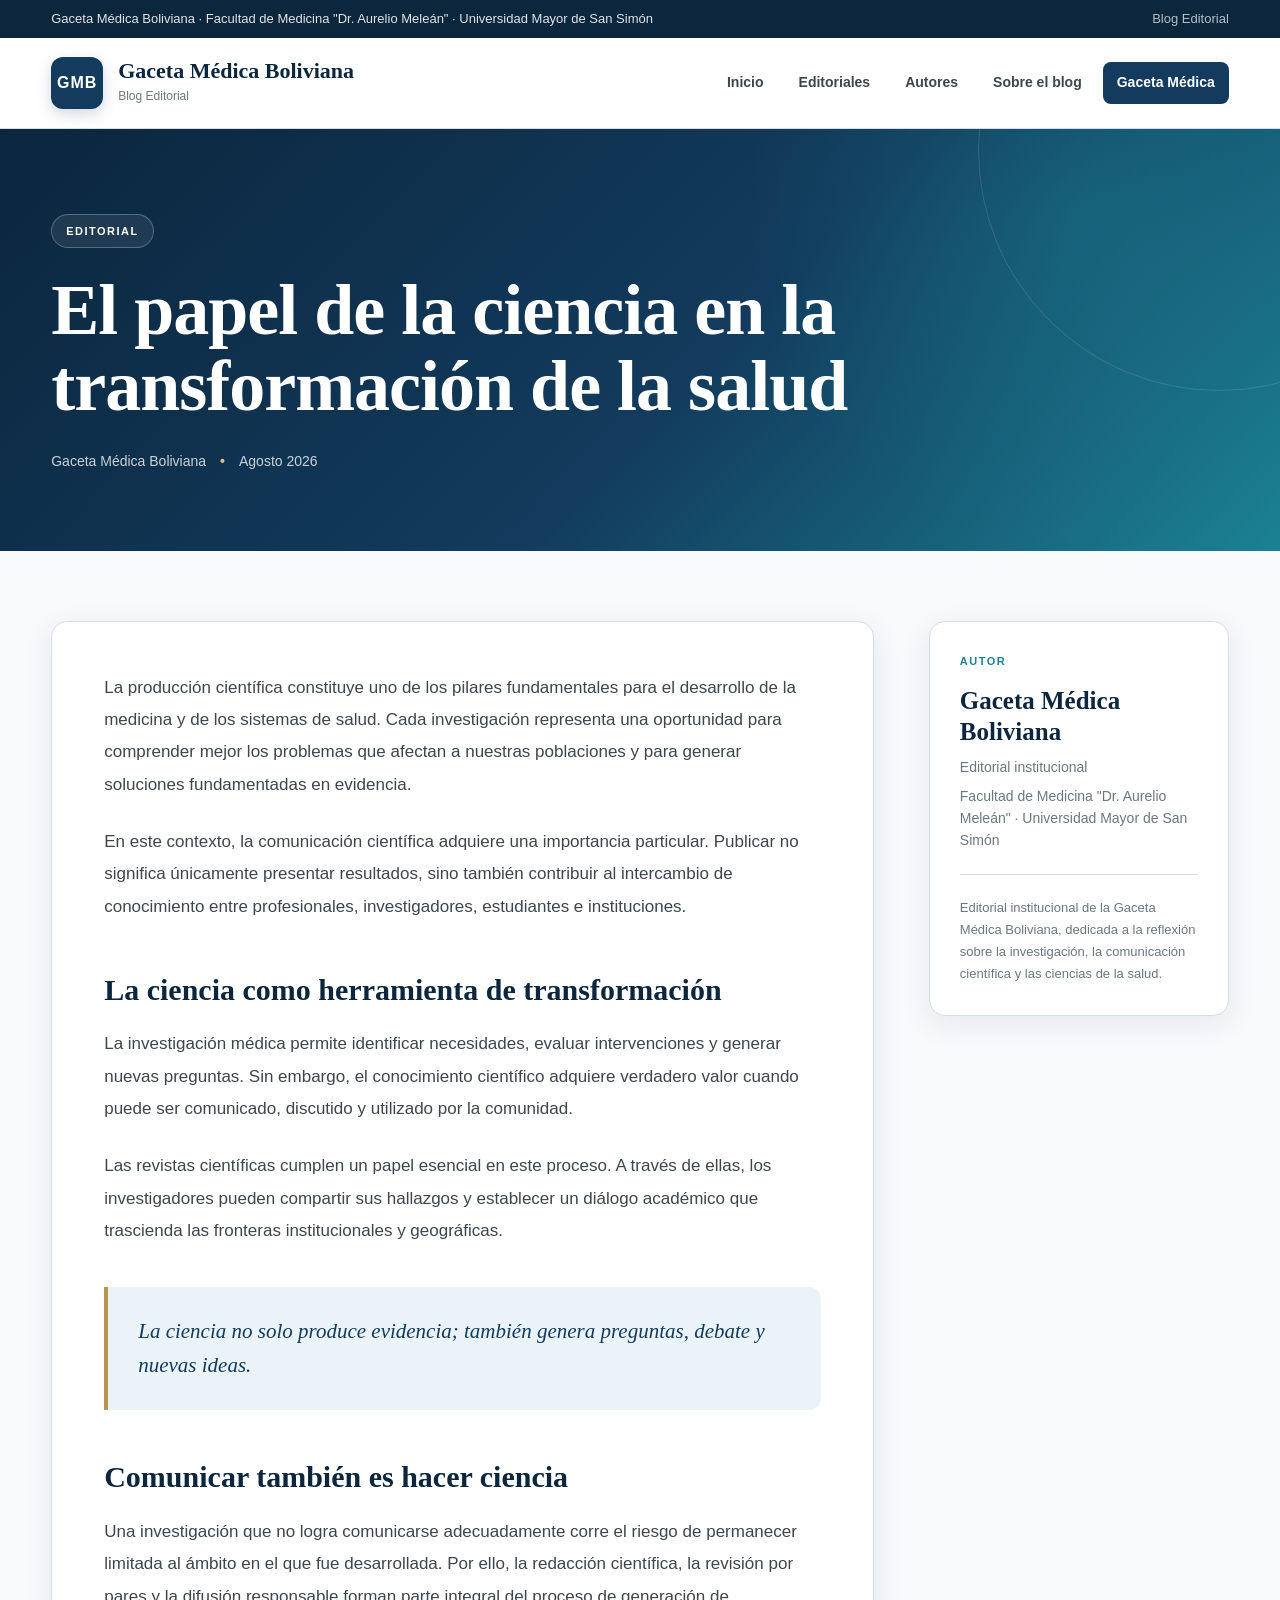
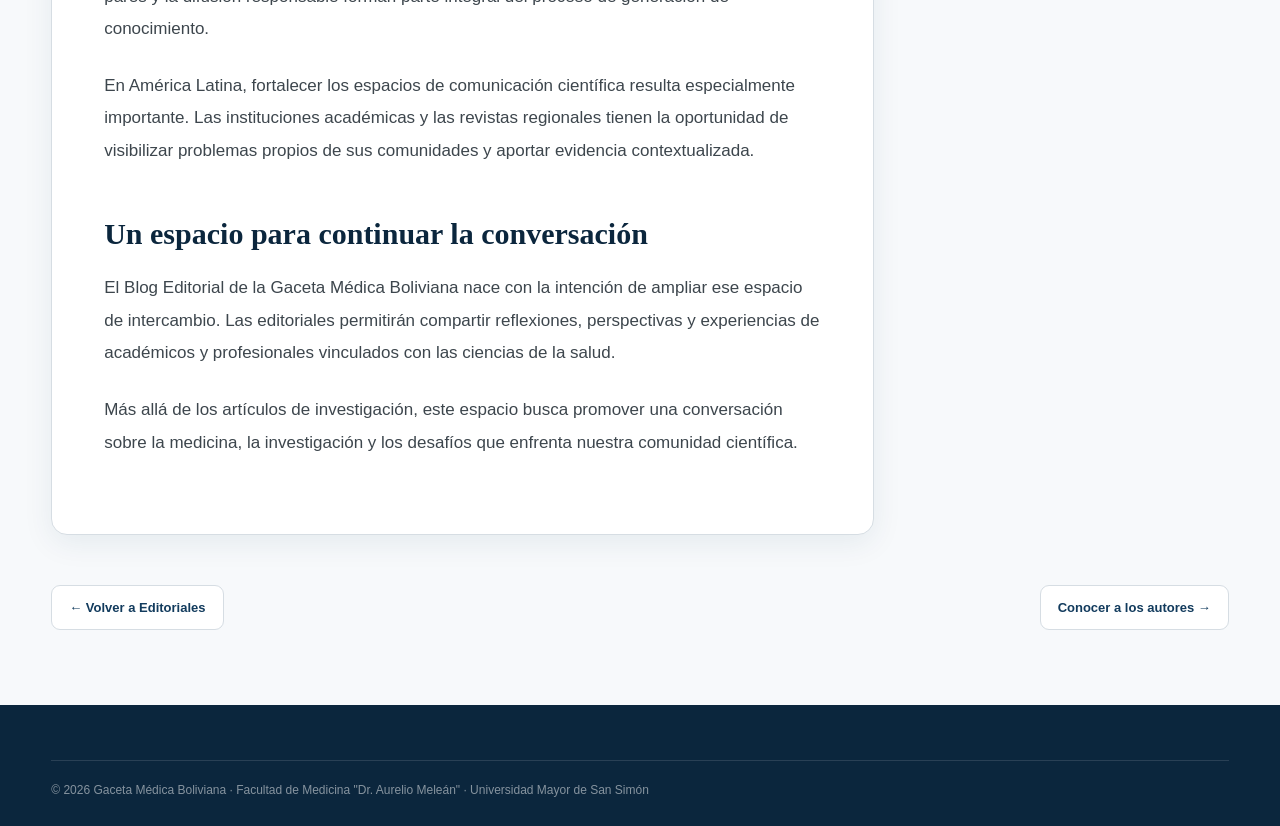
<file: editoriales/editorial-ciencia.html>
<!DOCTYPE html>

<html lang="es">

<head>

    <meta charset="UTF-8">

    <meta
        name="viewport"
        content="width=device-width, initial-scale=1.0"
    >

    <meta
        name="description"
        content="Editorial de la Gaceta Médica Boliviana."
    >

    <title>
        El papel de la ciencia en la transformación de la salud | Gaceta Médica Boliviana
    </title>

    <!-- ESTILOS GENERALES DEL BLOG -->
    <link
        rel="stylesheet"
        href="../css/style.css"
    >

    <!-- ESTILOS ESPECÍFICOS DE EDITORIALES -->
    <link
        rel="stylesheet"
        href="../css/editorial.css"
    >

</head>


<body class="editorial-page">


    <!-- =====================================================
         BARRA SUPERIOR
         ===================================================== -->

    <div class="topbar">

        <div class="container topbar-inner">

            <span>
                Gaceta Médica Boliviana · Facultad de Medicina "Dr. Aurelio Meleán" ·
                Universidad Mayor de San Simón
            </span>

            <span>
                Blog Editorial
            </span>

        </div>

    </div>


    <!-- =====================================================
         CABECERA
         ===================================================== -->

    <header class="site-header">

        <div class="container header-inner">

            <a
                href="../index.html"
                class="brand"
            >

                <div class="brand-mark">
                    GMB
                </div>

                <div class="brand-text">

                    <h1>
                        Gaceta Médica Boliviana
                    </h1>

                    <p>
                        Blog Editorial
                    </p>

                </div>

            </a>


            <nav class="nav">

                <a href="../index.html">
                    Inicio
                </a>

                <a href="index.html">
                    Editoriales
                </a>

                <a href="../index.html#autores">
                    Autores
                </a>

                <a href="../index.html#sobre">
                    Sobre el blog
                </a>

                <a
                    href="https://www.gacetamedicaboliviana.com/"
                    class="nav-button"
                    target="_blank"
                    rel="noopener noreferrer"
                >
                    Gaceta Médica
                </a>

            </nav>

        </div>

    </header>


    <!-- =====================================================
         CABECERA DE LA EDITORIAL
         ===================================================== -->

    <section class="editorial-hero">

        <div class="editorial-hero-inner">

            <div class="editorial-category">
                Editorial
            </div>


            <h1 class="editorial-title">
                El papel de la ciencia en la transformación de la salud
            </h1>


            <div class="editorial-meta">

                <span>
                    Gaceta Médica Boliviana
                </span>

                <span class="editorial-meta-separator">
                    •
                </span>

                <span>
                    Agosto 2026
                </span>

            </div>

        </div>

    </section>


    <!-- =====================================================
         CONTENIDO
         ===================================================== -->

    <main>

        <div class="editorial-layout">


            <!-- ARTÍCULO -->

            <article class="editorial-content">


                <p>
                    La producción científica constituye uno de los pilares
                    fundamentales para el desarrollo de la medicina y de los
                    sistemas de salud. Cada investigación representa una
                    oportunidad para comprender mejor los problemas que afectan
                    a nuestras poblaciones y para generar soluciones
                    fundamentadas en evidencia.
                </p>


                <p>
                    En este contexto, la comunicación científica adquiere una
                    importancia particular. Publicar no significa únicamente
                    presentar resultados, sino también contribuir al intercambio
                    de conocimiento entre profesionales, investigadores,
                    estudiantes e instituciones.
                </p>


                <h2>
                    La ciencia como herramienta de transformación
                </h2>


                <p>
                    La investigación médica permite identificar necesidades,
                    evaluar intervenciones y generar nuevas preguntas. Sin
                    embargo, el conocimiento científico adquiere verdadero
                    valor cuando puede ser comunicado, discutido y utilizado
                    por la comunidad.
                </p>


                <p>
                    Las revistas científicas cumplen un papel esencial en este
                    proceso. A través de ellas, los investigadores pueden
                    compartir sus hallazgos y establecer un diálogo académico
                    que trascienda las fronteras institucionales y
                    geográficas.
                </p>


                <blockquote>
                    La ciencia no solo produce evidencia; también genera
                    preguntas, debate y nuevas ideas.
                </blockquote>


                <h2>
                    Comunicar también es hacer ciencia
                </h2>


                <p>
                    Una investigación que no logra comunicarse adecuadamente
                    corre el riesgo de permanecer limitada al ámbito en el que
                    fue desarrollada. Por ello, la redacción científica,
                    la revisión por pares y la difusión responsable forman
                    parte integral del proceso de generación de conocimiento.
                </p>


                <p>
                    En América Latina, fortalecer los espacios de comunicación
                    científica resulta especialmente importante. Las
                    instituciones académicas y las revistas regionales tienen
                    la oportunidad de visibilizar problemas propios de sus
                    comunidades y aportar evidencia contextualizada.
                </p>


                <h2>
                    Un espacio para continuar la conversación
                </h2>


                <p>
                    El Blog Editorial de la Gaceta Médica Boliviana nace con
                    la intención de ampliar ese espacio de intercambio.
                    Las editoriales permitirán compartir reflexiones,
                    perspectivas y experiencias de académicos y profesionales
                    vinculados con las ciencias de la salud.
                </p>


                <p>
                    Más allá de los artículos de investigación, este espacio
                    busca promover una conversación sobre la medicina, la
                    investigación y los desafíos que enfrenta nuestra
                    comunidad científica.
                </p>


            </article>


            <!-- INFORMACIÓN DEL AUTOR -->

            <aside class="author-card">
            
                <div class="author-label">
                    Autor
                </div>
            
                <h2 class="author-name">
                    Gaceta Médica Boliviana
                </h2>
            
                <p class="author-role">
                    Editorial institucional
                </p>
            
                <p class="author-institution">
                    Facultad de Medicina "Dr. Aurelio Meleán" · Universidad Mayor de San Simón
                </p>
            
                <div class="author-divider"></div>
            
                <p class="author-description">
                    Editorial institucional de la Gaceta Médica Boliviana,
                    dedicada a la reflexión sobre la investigación,
                    la comunicación científica y las ciencias de la salud.
                </p>
            
            </aside>


        </div>


        <!-- =================================================
             NAVEGACIÓN
             ================================================= -->

        <div class="editorial-navigation">

            <a href="../index.html">
                ← Volver a Editoriales
            </a>

            <a href="../index.html#autores">
                Conocer a los autores →
            </a>

        </div>

    </main>


    <!-- =====================================================
         FOOTER
         ===================================================== -->

    <footer class="footer">

        <div class="container">

            <div class="footer-bottom">

                © 2026 Gaceta Médica Boliviana ·
                Facultad de Medicina "Dr. Aurelio Meleán" ·
                Universidad Mayor de San Simón

            </div>

        </div>

    </footer>


</body>

</html>
</file>
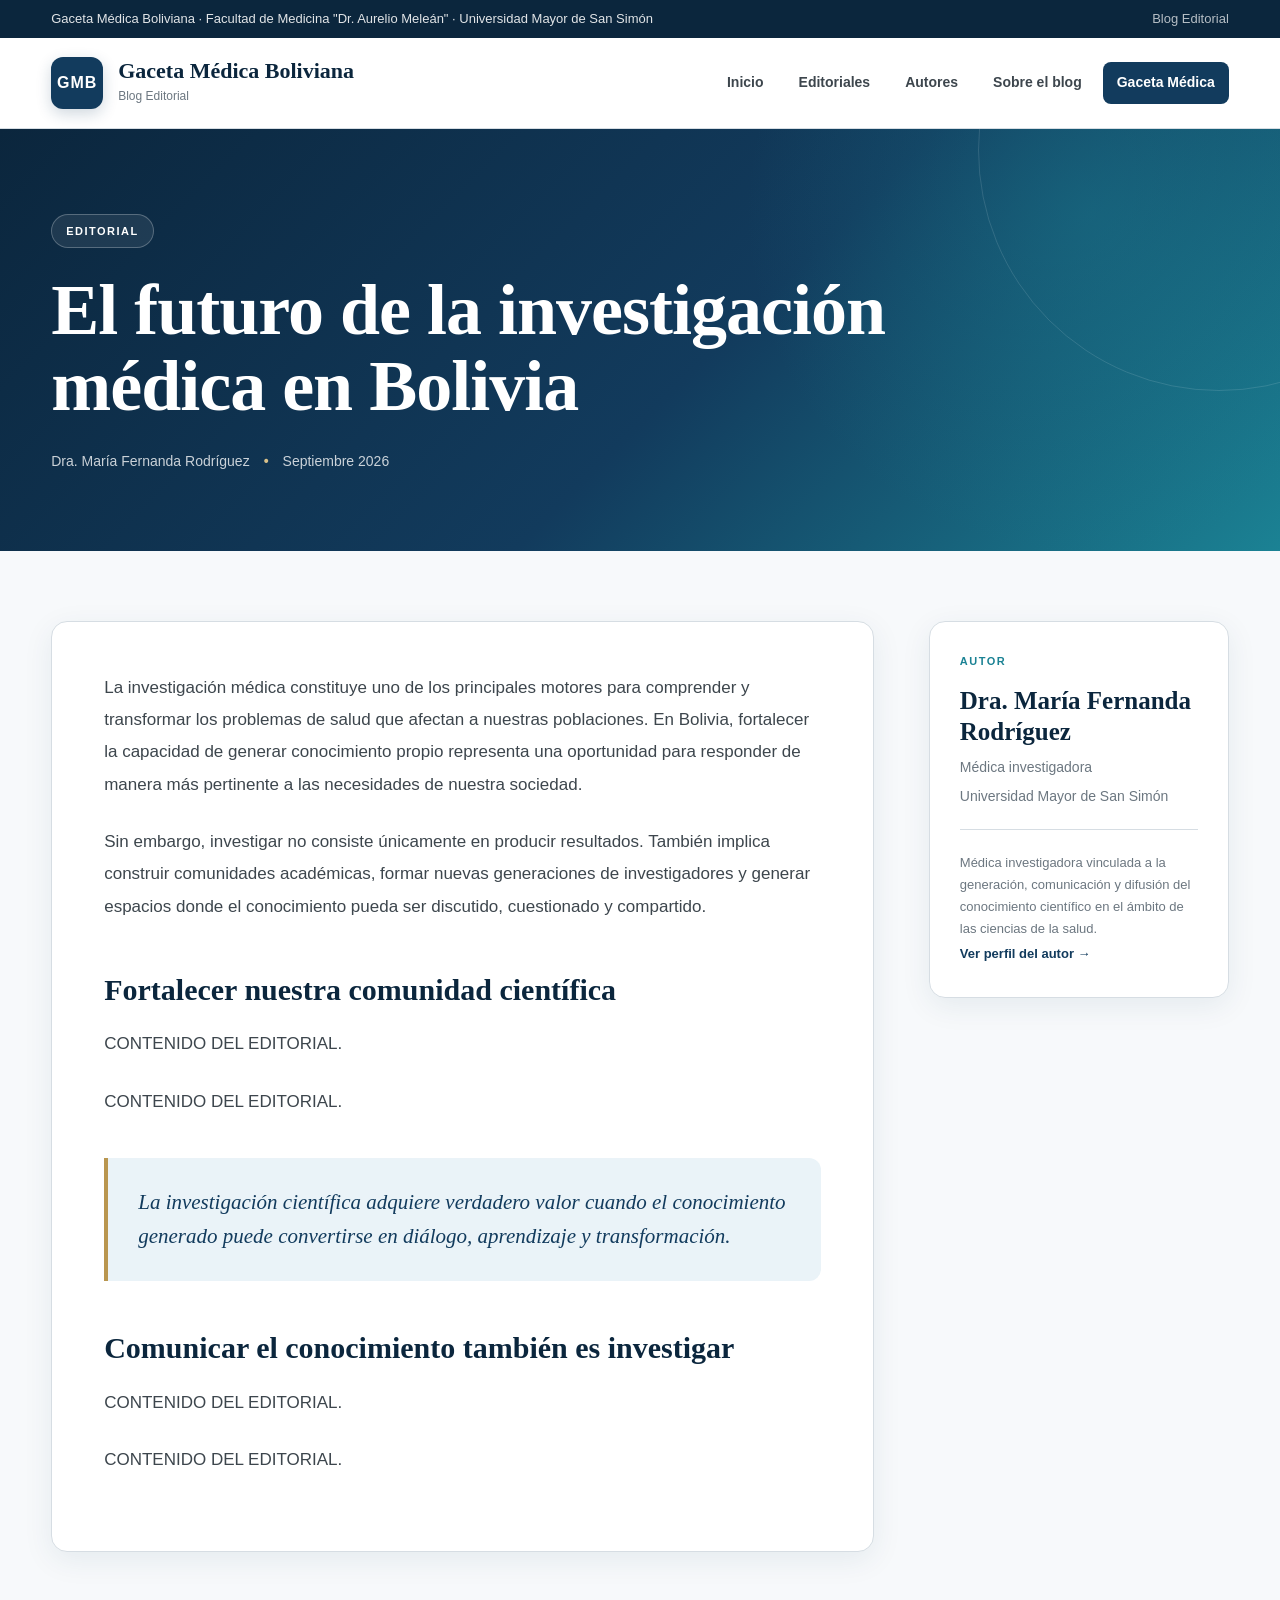
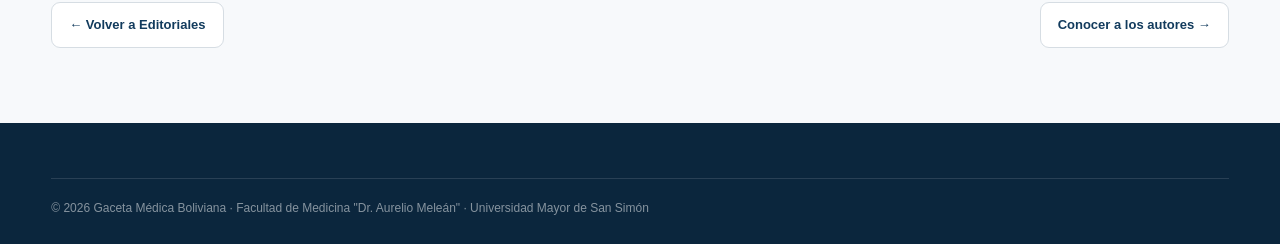
<file: editoriales/editorial-futuro-investigacion.html>
<!DOCTYPE html>

<html lang="es">

<head>

    <meta charset="UTF-8">

    <meta
        name="viewport"
        content="width=device-width, initial-scale=1.0"
    >

    <!-- =====================================================
         DATOS SEO
         CAMBIAR EN CADA EDITORIAL
         ===================================================== -->

    <meta
        name="description"
        content="Reflexión sobre los desafíos y oportunidades de la investigación médica en Bolivia y la importancia de fortalecer la comunicación científica."
    >

    <title>
        El futuro de la investigación médica en Bolivia | Gaceta Médica Boliviana
    </title>


    <!-- =====================================================
         ESTILOS GENERALES DEL BLOG
         NO MODIFICAR
         ===================================================== -->

    <link
        rel="stylesheet"
        href="../css/style.css"
    >


    <!-- =====================================================
         ESTILOS ESPECÍFICOS DE EDITORIALES
         NO MODIFICAR
         ===================================================== -->

    <link
        rel="stylesheet"
        href="../css/editorial.css"
    >

</head>


<body class="editorial-page">


    <!-- =====================================================
         BARRA SUPERIOR
         NO MODIFICAR
         ===================================================== -->

    <div class="topbar">

        <div class="container topbar-inner">

            <span>
                Gaceta Médica Boliviana ·
                Facultad de Medicina "Dr. Aurelio Meleán" ·
                Universidad Mayor de San Simón
            </span>

            <span>
                Blog Editorial
            </span>

        </div>

    </div>


    <!-- =====================================================
         CABECERA
         NO MODIFICAR
         ===================================================== -->

    <header class="site-header">

        <div class="container header-inner">


            <a
                href="../index.html"
                class="brand"
            >

                <div class="brand-mark">
                    GMB
                </div>


                <div class="brand-text">

                    <h1>
                        Gaceta Médica Boliviana
                    </h1>

                    <p>
                        Blog Editorial
                    </p>

                </div>

            </a>


            <nav class="nav">

                <a href="../index.html">
                    Inicio
                </a>

                <a href="index.html">
                    Editoriales
                </a>

                <a href="../index.html#autores">
                    Autores
                </a>

                <a href="../index.html#sobre">
                    Sobre el blog
                </a>

                <a
                    href="https://www.gacetamedicaboliviana.com/"
                    class="nav-button"
                    target="_blank"
                    rel="noopener noreferrer"
                >
                    Gaceta Médica
                </a>

            </nav>

        </div>

    </header>


    <!-- =====================================================
         CABECERA DEL EDITORIAL
         CAMBIAR EN CADA EDITORIAL
         ===================================================== -->

    <section class="editorial-hero">

        <div class="editorial-hero-inner">


            <div class="editorial-category">
                Editorial
            </div>


            <h1 class="editorial-title">
                El futuro de la investigación médica en Bolivia
            </h1>


            <div class="editorial-meta">

                <span>
                    Dra. María Fernanda Rodríguez
                </span>

                <span class="editorial-meta-separator">
                    •
                </span>

                <span>
                    Septiembre 2026
                </span>

            </div>

        </div>

    </section>


    <!-- =====================================================
         CONTENIDO PRINCIPAL
         ===================================================== -->

    <main>

        <div class="editorial-layout">


            <!-- =================================================
                 ARTÍCULO
                 CAMBIAR EL CONTENIDO
                 ================================================= -->

            <article class="editorial-content">


                <!-- PÁRRAFO INICIAL -->

                <p>
                    La investigación médica constituye uno de los principales motores
                    para comprender y transformar los problemas de salud que afectan
                    a nuestras poblaciones. En Bolivia, fortalecer la capacidad de
                    generar conocimiento propio representa una oportunidad para
                    responder de manera más pertinente a las necesidades de nuestra
                    sociedad.
                </p>


                <!-- SEGUNDO PÁRRAFO -->

                <p>
                    Sin embargo, investigar no consiste únicamente en producir
                    resultados. También implica construir comunidades académicas,
                    formar nuevas generaciones de investigadores y generar espacios
                    donde el conocimiento pueda ser discutido, cuestionado y
                    compartido.
                </p>


                <!-- SUBTÍTULO -->

                <h2>
                    Fortalecer nuestra comunidad científica
                </h2>


                <!-- CONTENIDO -->

                <p>
                    CONTENIDO DEL EDITORIAL.
                </p>


                <p>
                    CONTENIDO DEL EDITORIAL.
                </p>


                <!-- CITA DESTACADA -->

                <blockquote>
                    La investigación científica adquiere verdadero valor cuando
                    el conocimiento generado puede convertirse en diálogo,
                    aprendizaje y transformación.
                </blockquote>


                <!-- SEGUNDO SUBTÍTULO -->

                <h2>
                    Comunicar el conocimiento también es investigar
                </h2>


                <p>
                    CONTENIDO DEL EDITORIAL.
                </p>


                <p>
                    CONTENIDO DEL EDITORIAL.
                </p>


                <!-- =================================================
                     PUEDES AÑADIR MÁS SECCIONES
                     ================================================= -->

                <!--

                <h2>
                    TERCER SUBTÍTULO
                </h2>

                <p>
                    CONTENIDO DEL EDITORIAL.
                </p>

                <p>
                    CONTENIDO DEL EDITORIAL.
                </p>

                -->


            </article>


            <!-- =================================================
                 INFORMACIÓN DEL AUTOR
                 CAMBIAR EN CADA EDITORIAL
                 ================================================= -->

            <aside class="author-card">


                <div class="author-label">
                    Autor
                </div>


                <h2 class="author-name">
                    Dra. María Fernanda Rodríguez
                </h2>


                <p class="author-role">
                    Médica investigadora
                </p>


                <p class="author-institution">
                    Universidad Mayor de San Simón
                </p>


                <div class="author-divider"></div>


                <p class="author-description">
                    Médica investigadora vinculada a la generación,
                    comunicación y difusión del conocimiento científico
                    en el ámbito de las ciencias de la salud.
                </p>


                <!-- ENLACE AL PERFIL -->

                <a
                    href="../autores/maria-fernanda-rodriguez.html"
                    class="read-more"
                >
                    Ver perfil del autor →
                </a>


            </aside>


        </div>


        <!-- =================================================
             NAVEGACIÓN
             NO MODIFICAR
             ================================================= -->

        <div class="editorial-navigation">


            <a href="../index.html#editoriales">
                ← Volver a Editoriales
            </a>


            <a href="../index.html#autores">
                Conocer a los autores →
            </a>


        </div>

    </main>


    <!-- =====================================================
         FOOTER
         NO MODIFICAR
         ===================================================== -->

    <footer class="footer">

        <div class="container">

            <div class="footer-bottom">

                © 2026 Gaceta Médica Boliviana ·
                Facultad de Medicina "Dr. Aurelio Meleán" ·
                Universidad Mayor de San Simón

            </div>

        </div>

    </footer>


</body>

</html>
</file>
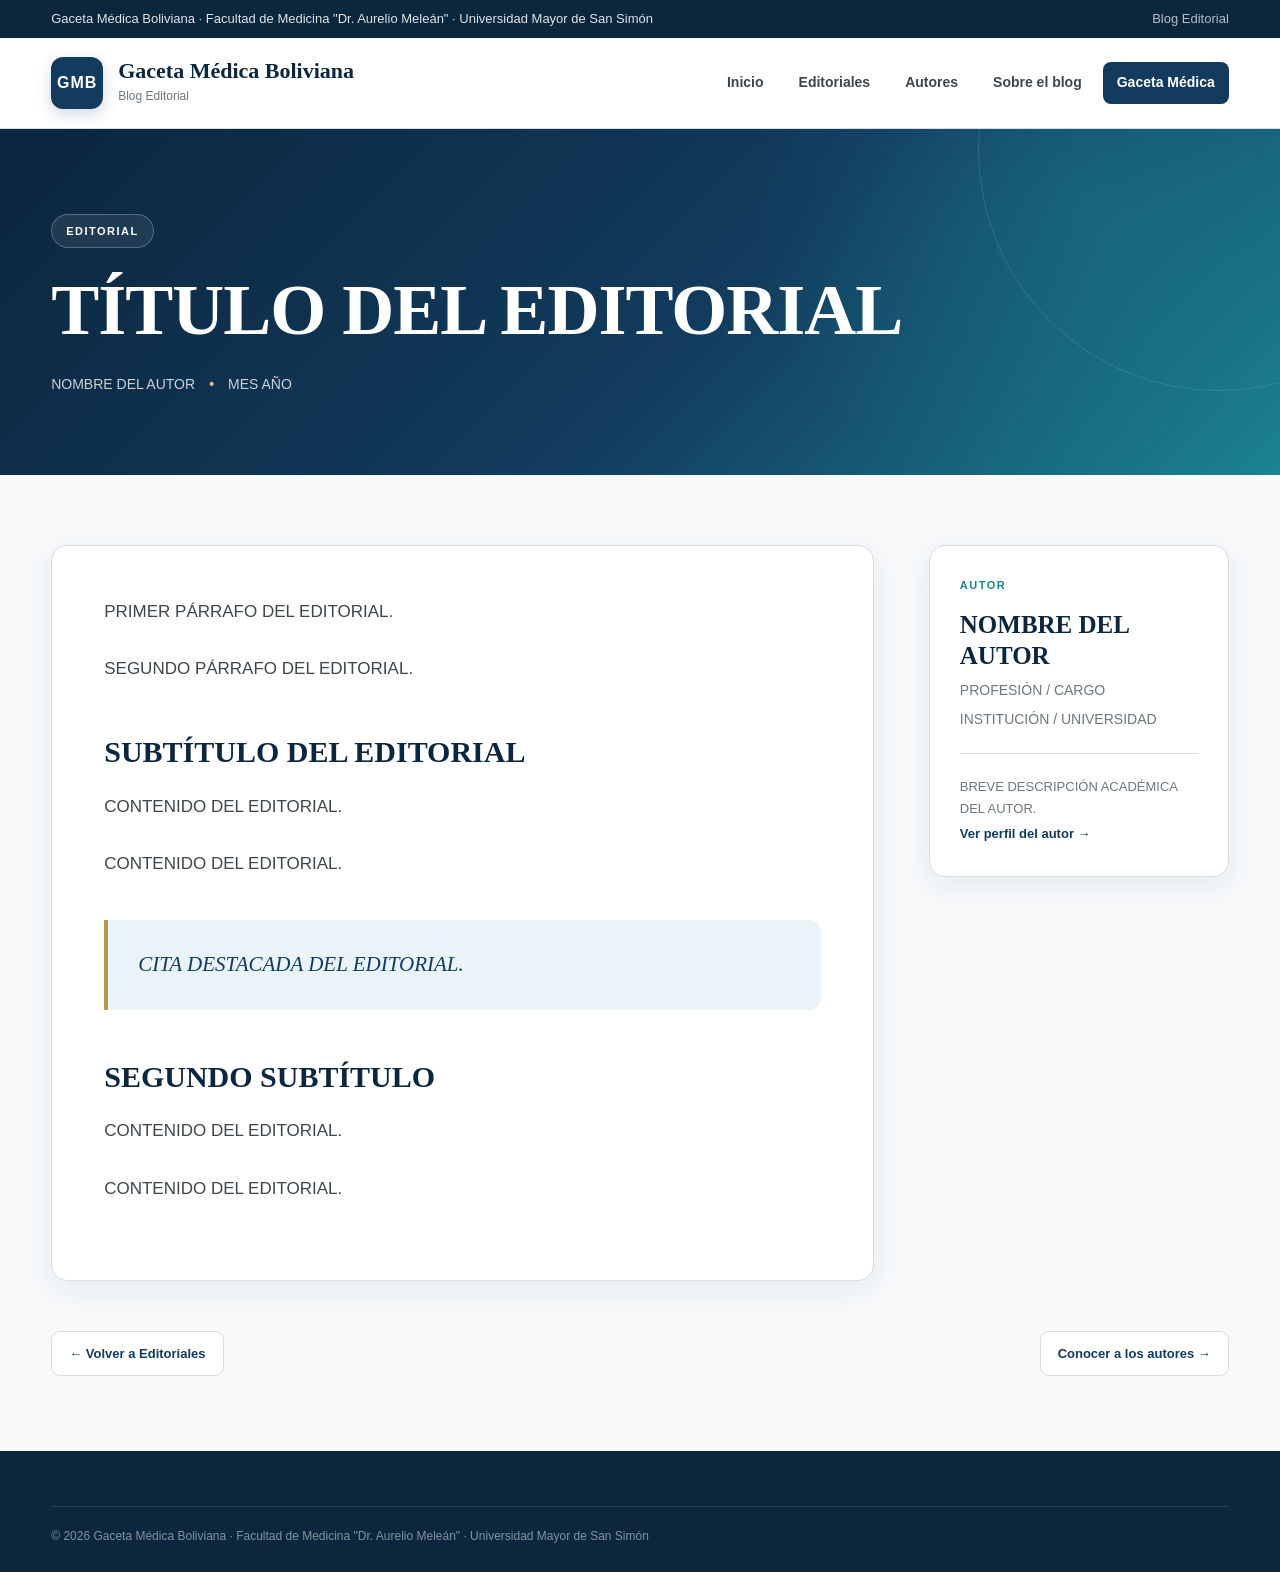
<file: editoriales/editorial-plantilla.html>
<!DOCTYPE html>

<html lang="es">

<head>

    <meta charset="UTF-8">

    <meta
        name="viewport"
        content="width=device-width, initial-scale=1.0"
    >

    <!-- =====================================================
         GUÍA DE EDICIÓN — SEO
         
         🟡 MODIFICAR:
         - description
         - title

         🔴 NO MODIFICAR:
         - Las rutas de los archivos CSS
         ===================================================== -->

    <meta
        name="description"
        content="DESCRIPCIÓN BREVE DEL EDITORIAL."
    >

    <title>
        TÍTULO DEL EDITORIAL | Gaceta Médica Boliviana
    </title>


    <!-- =====================================================
         ESTILOS GENERALES DEL BLOG
         🔴 NO MODIFICAR
         ===================================================== -->

    <link
        rel="stylesheet"
        href="../css/style.css"
    >


    <!-- =====================================================
         ESTILOS ESPECÍFICOS DE EDITORIALES
         🔴 NO MODIFICAR
         ===================================================== -->

    <link
        rel="stylesheet"
        href="../css/editorial.css"
    >

</head>


<body class="editorial-page">


    <!-- =====================================================
         BARRA SUPERIOR
         🔴 NO MODIFICAR
         ===================================================== -->

    <div class="topbar">

        <div class="container topbar-inner">

            <span>
                Gaceta Médica Boliviana ·
                Facultad de Medicina "Dr. Aurelio Meleán" ·
                Universidad Mayor de San Simón
            </span>

            <span>
                Blog Editorial
            </span>

        </div>

    </div>


    <!-- =====================================================
         CABECERA PRINCIPAL
         🔴 NO MODIFICAR
         ===================================================== -->

    <header class="site-header">

        <div class="container header-inner">


            <a
                href="../index.html"
                class="brand"
            >

                <div class="brand-mark">
                    GMB
                </div>


                <div class="brand-text">

                    <h1>
                        Gaceta Médica Boliviana
                    </h1>

                    <p>
                        Blog Editorial
                    </p>

                </div>

            </a>


            <nav class="nav">

                <a href="../index.html">
                    Inicio
                </a>

                <a href="index.html">
                    Editoriales
                </a>

                <a href="../autores/index.html">
                    Autores
                </a>

                <a href="../index.html#sobre">
                    Sobre el blog
                </a>

                <a
                    href="https://www.gacetamedicaboliviana.com/"
                    class="nav-button"
                    target="_blank"
                    rel="noopener noreferrer"
                >
                    Gaceta Médica
                </a>

            </nav>

        </div>

    </header>


    <!-- =====================================================
         CABECERA DEL EDITORIAL
         
         🟡 MODIFICAR EN CADA EDITORIAL:
         - Título
         - Nombre del autor
         - Fecha
         ===================================================== -->

    <section class="editorial-hero">

        <div class="editorial-hero-inner">


            <div class="editorial-category">
                Editorial
            </div>


            <h1 class="editorial-title">
                TÍTULO DEL EDITORIAL
            </h1>


            <div class="editorial-meta">

                <span>
                    NOMBRE DEL AUTOR
                </span>

                <span class="editorial-meta-separator">
                    •
                </span>

                <span>
                    MES AÑO
                </span>

            </div>

        </div>

    </section>


    <!-- =====================================================
         CONTENIDO PRINCIPAL
         ===================================================== -->

    <main>

        <div class="editorial-layout">


            <!-- =================================================
                 ARTÍCULO
                 
                 🟢 MODIFICAR:
                 Todo el contenido de esta sección.
                 
                 Puedes:
                 - Añadir o eliminar párrafos.
                 - Añadir subtítulos <h2>.
                 - Añadir citas <blockquote>.
                 
                 🔴 NO MODIFICAR:
                 class="editorial-content"
                 ================================================= -->

            <article class="editorial-content">


                <!-- =================================================
                     PÁRRAFO INICIAL
                     🟢 MODIFICAR
                     ================================================= -->

                <p>
                    PRIMER PÁRRAFO DEL EDITORIAL.
                </p>


                <!-- =================================================
                     PÁRRAFO
                     🟢 MODIFICAR
                     ================================================= -->

                <p>
                    SEGUNDO PÁRRAFO DEL EDITORIAL.
                </p>


                <!-- =================================================
                     SUBTÍTULO
                     🟢 MODIFICAR
                     ================================================= -->

                <h2>
                    SUBTÍTULO DEL EDITORIAL
                </h2>


                <!-- =================================================
                     CONTENIDO
                     🟢 MODIFICAR
                     ================================================= -->

                <p>
                    CONTENIDO DEL EDITORIAL.
                </p>


                <p>
                    CONTENIDO DEL EDITORIAL.
                </p>


                <!-- =================================================
                     CITA DESTACADA
                     🟢 MODIFICAR
                     
                     Si no existe una cita destacada,
                     puedes eliminar este bloque.
                     ================================================= -->

                <blockquote>
                    CITA DESTACADA DEL EDITORIAL.
                </blockquote>


                <!-- =================================================
                     SEGUNDO SUBTÍTULO
                     🟢 MODIFICAR
                     ================================================= -->

                <h2>
                    SEGUNDO SUBTÍTULO
                </h2>


                <p>
                    CONTENIDO DEL EDITORIAL.
                </p>


                <p>
                    CONTENIDO DEL EDITORIAL.
                </p>


                <!-- =================================================
                     EJEMPLO PARA AÑADIR MÁS SECCIONES
                     
                     🟢 DUPLICAR ESTE BLOQUE SI ES NECESARIO.
                     ================================================= -->

                <!--

                <h2>
                    TERCER SUBTÍTULO
                </h2>

                <p>
                    CONTENIDO DEL EDITORIAL.
                </p>

                <p>
                    CONTENIDO DEL EDITORIAL.
                </p>

                -->


            </article>


            <!-- =================================================
                 INFORMACIÓN DEL AUTOR
                 
                 🟡 MODIFICAR EN CADA EDITORIAL:
                 - Nombre
                 - Profesión / cargo
                 - Institución
                 - Descripción
                 - Enlace al perfil
                 
                 🔴 NO MODIFICAR:
                 Las clases CSS.
                 ================================================= -->

            <aside class="author-card">


                <div class="author-label">
                    Autor
                </div>


                <h2 class="author-name">
                    NOMBRE DEL AUTOR
                </h2>


                <p class="author-role">
                    PROFESIÓN / CARGO
                </p>


                <p class="author-institution">
                    INSTITUCIÓN / UNIVERSIDAD
                </p>


                <div class="author-divider"></div>


                <p class="author-description">
                    BREVE DESCRIPCIÓN ACADÉMICA DEL AUTOR.
                </p>


                <!-- =================================================
                     ENLACE AL PERFIL DEL AUTOR
                     
                     🟡 MODIFICAR:
                     La ruta del archivo.
                     
                     Ejemplo:
                     ../autores/maria-fernanda-rodriguez.html
                     ================================================= -->

                <a
                    href="../autores/autor-slug.html"
                    class="read-more"
                >
                    Ver perfil del autor →
                </a>


            </aside>


        </div>


        <!-- =====================================================
             NAVEGACIÓN INFERIOR
             
             🔴 NO MODIFICAR
             ===================================================== -->

        <div class="editorial-navigation">


            <a href="index.html">
                ← Volver a Editoriales
            </a>


            <a href="../autores/index.html">
                Conocer a los autores →
            </a>


        </div>

    </main>


    <!-- =====================================================
         FOOTER
         🔴 NO MODIFICAR
         ===================================================== -->

    <footer class="footer">

        <div class="container">

            <div class="footer-bottom">

                © 2026 Gaceta Médica Boliviana ·
                Facultad de Medicina "Dr. Aurelio Meleán" ·
                Universidad Mayor de San Simón

            </div>

        </div>

    </footer>


</body>

</html>
</file>
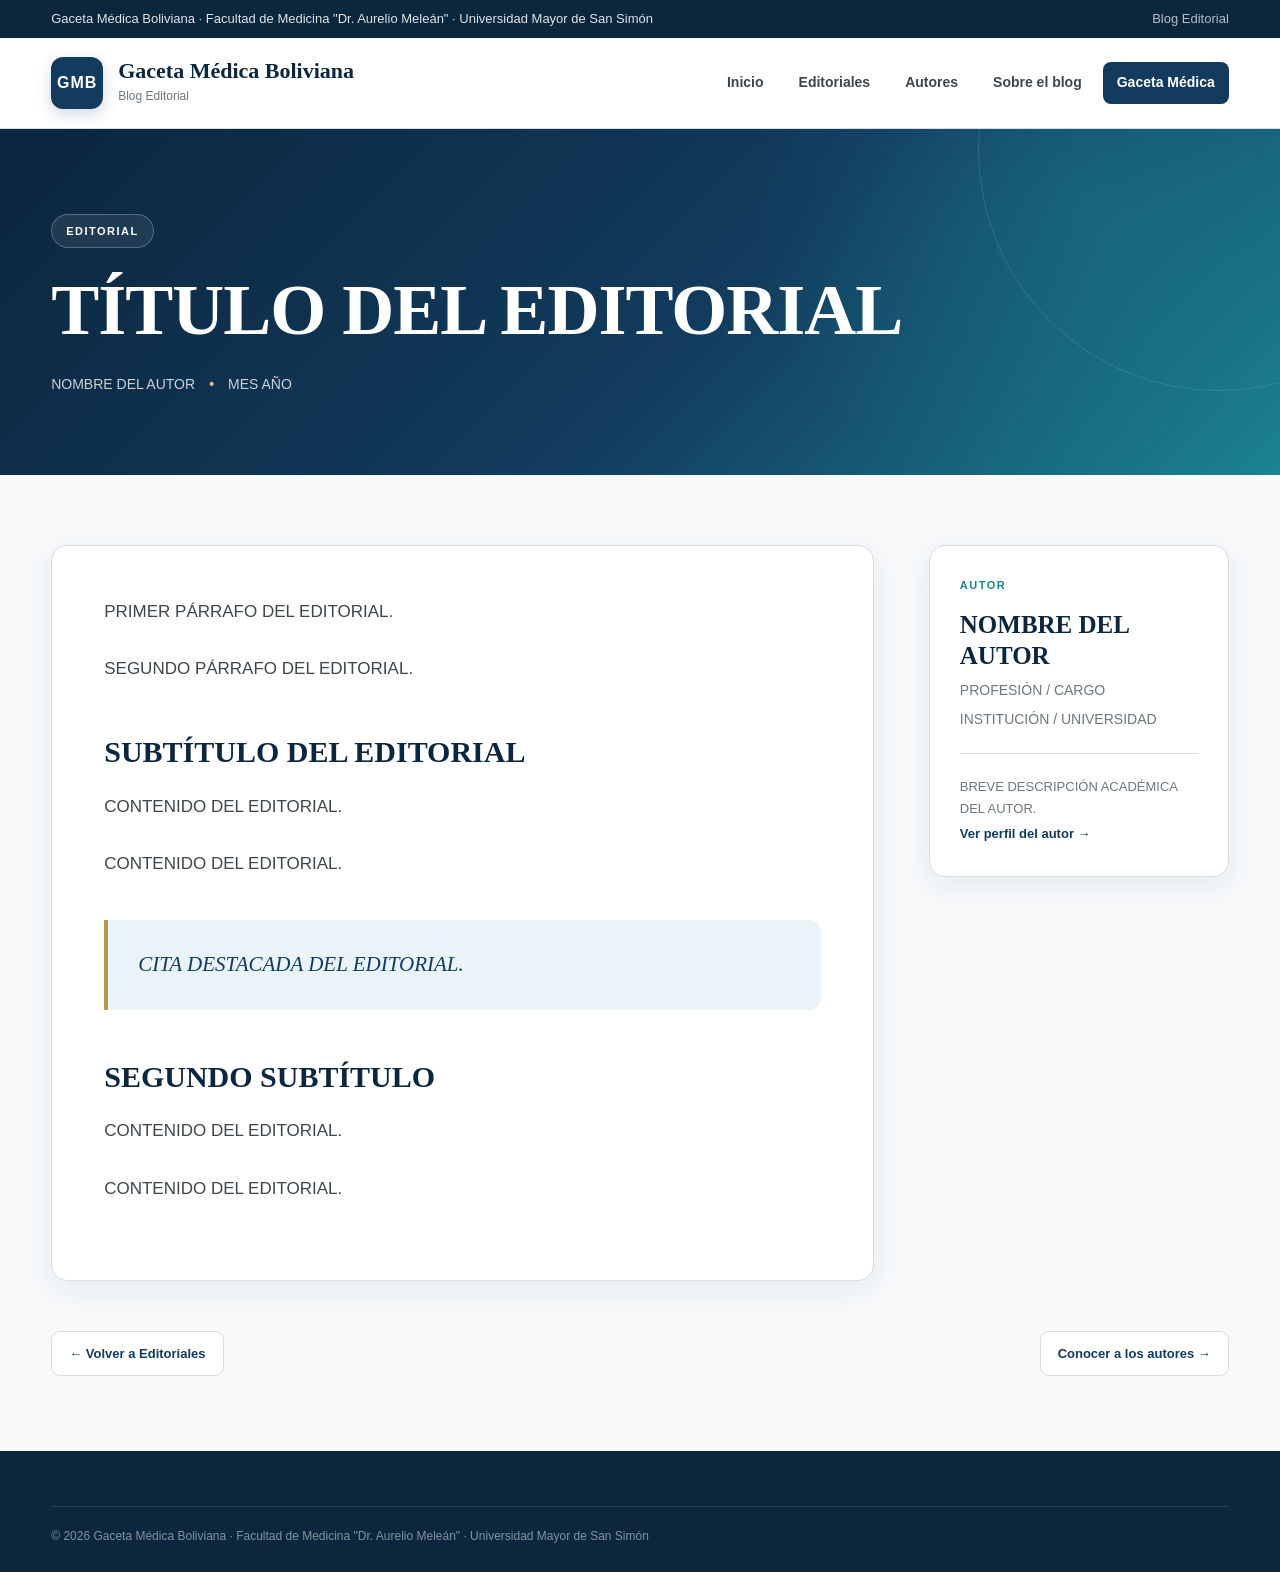
<file: editoriales/editorial-prueba-plantilla.html>
<!DOCTYPE html>

<html lang="es">

<head>

    <meta charset="UTF-8">

    <meta
        name="viewport"
        content="width=device-width, initial-scale=1.0"
    >

    <!-- =====================================================
         DATOS SEO
         CAMBIAR EN CADA EDITORIAL
         ===================================================== -->

    <meta
        name="description"
        content="DESCRIPCIÓN BREVE DEL EDITORIAL."
    >

    <title>
        TÍTULO DEL EDITORIAL | Gaceta Médica Boliviana
    </title>


    <!-- =====================================================
         ESTILOS GENERALES DEL BLOG
         NO MODIFICAR
         ===================================================== -->

    <link
        rel="stylesheet"
        href="../css/style.css"
    >


    <!-- =====================================================
         ESTILOS ESPECÍFICOS DE EDITORIALES
         NO MODIFICAR
         ===================================================== -->

    <link
        rel="stylesheet"
        href="../css/editorial.css"
    >

</head>


<body class="editorial-page">


    <!-- =====================================================
         BARRA SUPERIOR
         NO MODIFICAR
         ===================================================== -->

    <div class="topbar">

        <div class="container topbar-inner">

            <span>
                Gaceta Médica Boliviana ·
                Facultad de Medicina "Dr. Aurelio Meleán" ·
                Universidad Mayor de San Simón
            </span>

            <span>
                Blog Editorial
            </span>

        </div>

    </div>


    <!-- =====================================================
         CABECERA
         NO MODIFICAR
         ===================================================== -->

    <header class="site-header">

        <div class="container header-inner">


            <a
                href="../index.html"
                class="brand"
            >

                <div class="brand-mark">
                    GMB
                </div>


                <div class="brand-text">

                    <h1>
                        Gaceta Médica Boliviana
                    </h1>

                    <p>
                        Blog Editorial
                    </p>

                </div>

            </a>


            <nav class="nav">

                <a href="../index.html">
                    Inicio
                </a>

                <a href="../index.html#editoriales">
                    Editoriales
                </a>

                <a href="../index.html#autores">
                    Autores
                </a>

                <a href="../index.html#sobre">
                    Sobre el blog
                </a>

                <a
                    href="https://www.gacetamedicaboliviana.com/"
                    class="nav-button"
                    target="_blank"
                    rel="noopener noreferrer"
                >
                    Gaceta Médica
                </a>

            </nav>

        </div>

    </header>


    <!-- =====================================================
         CABECERA DEL EDITORIAL
         CAMBIAR EN CADA EDITORIAL
         ===================================================== -->

    <section class="editorial-hero">

        <div class="editorial-hero-inner">


            <div class="editorial-category">
                Editorial
            </div>


            <h1 class="editorial-title">
                TÍTULO DEL EDITORIAL
            </h1>


            <div class="editorial-meta">

                <span>
                    NOMBRE DEL AUTOR
                </span>

                <span class="editorial-meta-separator">
                    •
                </span>

                <span>
                    MES AÑO
                </span>

            </div>

        </div>

    </section>


    <!-- =====================================================
         CONTENIDO PRINCIPAL
         ===================================================== -->

    <main>

        <div class="editorial-layout">


            <!-- =================================================
                 ARTÍCULO
                 CAMBIAR EL CONTENIDO
                 ================================================= -->

            <article class="editorial-content">


                <!-- PÁRRAFO INICIAL -->

                <p>
                    PRIMER PÁRRAFO DEL EDITORIAL.
                </p>


                <!-- SEGUNDO PÁRRAFO -->

                <p>
                    SEGUNDO PÁRRAFO DEL EDITORIAL.
                </p>


                <!-- SUBTÍTULO -->

                <h2>
                    SUBTÍTULO DEL EDITORIAL
                </h2>


                <!-- CONTENIDO -->

                <p>
                    CONTENIDO DEL EDITORIAL.
                </p>


                <p>
                    CONTENIDO DEL EDITORIAL.
                </p>


                <!-- CITA DESTACADA -->

                <blockquote>
                    CITA DESTACADA DEL EDITORIAL.
                </blockquote>


                <!-- SEGUNDO SUBTÍTULO -->

                <h2>
                    SEGUNDO SUBTÍTULO
                </h2>


                <p>
                    CONTENIDO DEL EDITORIAL.
                </p>


                <p>
                    CONTENIDO DEL EDITORIAL.
                </p>


                <!-- =================================================
                     PUEDES AÑADIR MÁS SECCIONES
                     ================================================= -->

                <!--

                <h2>
                    TERCER SUBTÍTULO
                </h2>

                <p>
                    CONTENIDO DEL EDITORIAL.
                </p>

                <p>
                    CONTENIDO DEL EDITORIAL.
                </p>

                -->


            </article>


            <!-- =================================================
                 INFORMACIÓN DEL AUTOR
                 CAMBIAR EN CADA EDITORIAL
                 ================================================= -->

            <aside class="author-card">


                <div class="author-label">
                    Autor
                </div>


                <h2 class="author-name">
                    NOMBRE DEL AUTOR
                </h2>


                <p class="author-role">
                    PROFESIÓN / CARGO
                </p>


                <p class="author-institution">
                    INSTITUCIÓN / UNIVERSIDAD
                </p>


                <div class="author-divider"></div>


                <p class="author-description">
                    BREVE DESCRIPCIÓN ACADÉMICA DEL AUTOR.
                </p>


                <!-- ENLACE AL PERFIL -->

                <a
                    href="../autores/autor-slug.html"
                    class="read-more"
                >
                    Ver perfil del autor →
                </a>


            </aside>


        </div>


        <!-- =================================================
             NAVEGACIÓN
             NO MODIFICAR
             ================================================= -->

        <div class="editorial-navigation">


            <a href="../index.html#editoriales">
                ← Volver a Editoriales
            </a>


            <a href="../index.html#autores">
                Conocer a los autores →
            </a>


        </div>

    </main>


    <!-- =====================================================
         FOOTER
         NO MODIFICAR
         ===================================================== -->

    <footer class="footer">

        <div class="container">

            <div class="footer-bottom">

                © 2026 Gaceta Médica Boliviana ·
                Facultad de Medicina "Dr. Aurelio Meleán" ·
                Universidad Mayor de San Simón

            </div>

        </div>

    </footer>


</body>

</html>
</file>
<file: css/style.css>
:root {
    --azul: #123b5d;
    --azul-oscuro: #0b263d;
    --azul-claro: #eaf3f8;
    --turquesa: #1b8294;
    --turquesa-claro: #e8f5f6;
    --dorado: #b9964f;
    --blanco: #ffffff;
    --gris-50: #f7f9fb;
    --gris-100: #eef2f5;
    --gris-300: #d6dde3;
    --gris-500: #6c7780;
    --gris-700: #3d464d;
    --negro: #182027;

    --sombra-suave: 0 8px 30px rgba(18, 59, 93, 0.08);
    --sombra-media: 0 15px 40px rgba(18, 59, 93, 0.13);

    --radio: 16px;
    --transicion: all 0.25s ease;
}

/* =========================================================
   RESET
   ========================================================= */

* {
    margin: 0;
    padding: 0;
    box-sizing: border-box;
}

html {
    scroll-behavior: smooth;
}

body {
    font-family: "Segoe UI", Arial, Helvetica, sans-serif;
    background: var(--gris-50);
    color: var(--negro);
    line-height: 1.65;
}

a {
    color: inherit;
    text-decoration: none;
}

img {
    max-width: 100%;
    display: block;
}

/* =========================================================
   CONTENEDOR
   ========================================================= */

.container {
    width: min(1180px, 92%);
    margin: 0 auto;
}

/* =========================================================
   BARRA SUPERIOR
   ========================================================= */

.topbar {
    background: var(--azul-oscuro);
    color: rgba(255,255,255,0.88);
    font-size: 13px;
}

.topbar-inner {
    min-height: 38px;
    display: flex;
    align-items: center;
    justify-content: space-between;
    gap: 20px;
}

.topbar span:last-child {
    opacity: 0.8;
}

/* =========================================================
   HEADER PRINCIPAL
   ========================================================= */

.site-header {
    background: var(--blanco);
    border-bottom: 1px solid var(--gris-300);
    position: sticky;
    top: 0;
    z-index: 100;
}

.header-inner {
    min-height: 90px;
    display: flex;
    align-items: center;
    justify-content: space-between;
    gap: 30px;
}

.brand {
    display: flex;
    align-items: center;
    gap: 15px;
}

.brand-mark {
    width: 52px;
    height: 52px;
    border-radius: 12px;
    background: var(--azul);
    color: white;
    display: flex;
    align-items: center;
    justify-content: center;
    font-weight: 800;
    letter-spacing: 1px;
    box-shadow: 0 5px 15px rgba(18, 59, 93, 0.2);
}

.brand-text h1 {
    font-family: Georgia, "Times New Roman", serif;
    font-size: 22px;
    color: var(--azul-oscuro);
    line-height: 1.1;
}

.brand-text p {
    color: var(--gris-500);
    font-size: 12px;
    margin-top: 4px;
}

/* =========================================================
   NAVEGACIÓN
   ========================================================= */

.nav {
    display: flex;
    align-items: center;
    gap: 7px;
}

.nav a {
    padding: 9px 14px;
    border-radius: 8px;
    font-size: 14px;
    font-weight: 600;
    color: var(--gris-700);
    transition: var(--transicion);
}

.nav a:hover {
    background: var(--azul-claro);
    color: var(--azul);
}

.nav .nav-button {
    background: var(--azul);
    color: white;
}

.nav .nav-button:hover {
    background: var(--azul-oscuro);
    color: white;
}

/* =========================================================
   HERO
   ========================================================= */

.hero {
    position: relative;
    overflow: hidden;
    background:
        radial-gradient(circle at 85% 20%, rgba(27,130,148,0.22), transparent 32%),
        linear-gradient(135deg, #0b263d 0%, #123b5d 60%, #175e70 100%);
    color: white;
}

.hero::after {
    content: "";
    position: absolute;
    width: 420px;
    height: 420px;
    border: 1px solid rgba(255,255,255,0.12);
    border-radius: 50%;
    right: -160px;
    top: -180px;
}

.hero-inner {
    min-height: 480px;
    display: grid;
    grid-template-columns: 1.25fr 0.75fr;
    align-items: center;
    gap: 60px;
    position: relative;
    z-index: 2;
}

.hero-eyebrow {
    display: inline-flex;
    align-items: center;
    gap: 8px;
    padding: 7px 12px;
    border: 1px solid rgba(255,255,255,0.2);
    border-radius: 50px;
    background: rgba(255,255,255,0.08);
    font-size: 12px;
    letter-spacing: 1px;
    text-transform: uppercase;
    margin-bottom: 22px;
}

.hero h2 {
    font-family: Georgia, "Times New Roman", serif;
    font-size: clamp(38px, 5vw, 62px);
    line-height: 1.08;
    max-width: 760px;
    margin-bottom: 22px;
}

.hero h2 span {
    color: #d9c18a;
}

.hero-description {
    max-width: 680px;
    color: rgba(255,255,255,0.82);
    font-size: 17px;
    margin-bottom: 30px;
}

.hero-actions {
    display: flex;
    gap: 12px;
    flex-wrap: wrap;
}

.button {
    display: inline-flex;
    align-items: center;
    justify-content: center;
    padding: 12px 19px;
    border-radius: 9px;
    font-size: 14px;
    font-weight: 700;
    transition: var(--transicion);
}

.button-primary {
    background: white;
    color: var(--azul);
}

.button-primary:hover {
    transform: translateY(-2px);
    box-shadow: 0 10px 25px rgba(0,0,0,0.15);
}

.button-outline {
    border: 1px solid rgba(255,255,255,0.3);
    color: white;
}

.button-outline:hover {
    background: rgba(255,255,255,0.1);
}

/* =========================================================
   ELEMENTO VISUAL DEL HERO
   ========================================================= */

.hero-card {
    background: rgba(255,255,255,0.08);
    border: 1px solid rgba(255,255,255,0.15);
    backdrop-filter: blur(10px);
    border-radius: 20px;
    padding: 30px;
    box-shadow: 0 20px 60px rgba(0,0,0,0.15);
}

.hero-card-label {
    font-size: 11px;
    letter-spacing: 1.5px;
    text-transform: uppercase;
    color: #d9c18a;
    margin-bottom: 15px;
}

.hero-card h3 {
    font-family: Georgia, "Times New Roman", serif;
    font-size: 25px;
    margin-bottom: 12px;
}

.hero-card p {
    font-size: 14px;
    color: rgba(255,255,255,0.75);
}

/* =========================================================
   SECCIONES
   ========================================================= */

.section {
    padding: 80px 0;
}

.section-header {
    display: flex;
    align-items: end;
    justify-content: space-between;
    gap: 30px;
    margin-bottom: 35px;
}

.section-kicker {
    color: var(--turquesa);
    font-size: 12px;
    font-weight: 800;
    text-transform: uppercase;
    letter-spacing: 1.5px;
    margin-bottom: 7px;
}

.section-title {
    font-family: Georgia, "Times New Roman", serif;
    color: var(--azul-oscuro);
    font-size: 38px;
    line-height: 1.15;
}

.section-description {
    max-width: 600px;
    color: var(--gris-500);
    font-size: 15px;
}

/* =========================================================
   EDITORIAL DESTACADA
   ========================================================= */

.featured {
    background: white;
    border: 1px solid var(--gris-300);
    border-radius: var(--radio);
    overflow: hidden;
    box-shadow: var(--sombra-suave);
    display: grid;
    grid-template-columns: 1fr 1fr;
}

.featured-visual {
    min-height: 330px;
    background:
        linear-gradient(135deg, rgba(18,59,93,0.95), rgba(27,130,148,0.85)),
        radial-gradient(circle at 30% 30%, rgba(255,255,255,0.2), transparent 30%);
    display: flex;
    align-items: flex-end;
    padding: 35px;
    color: white;
}

.featured-visual-content {
    max-width: 450px;
}

.featured-visual small {
    text-transform: uppercase;
    letter-spacing: 1.5px;
    font-size: 11px;
    opacity: 0.75;
}

.featured-visual h3 {
    font-family: Georgia, "Times New Roman", serif;
    font-size: 30px;
    line-height: 1.2;
    margin-top: 10px;
}

.featured-content {
    padding: 40px;
}

.featured-content .category {
    display: inline-block;
    padding: 5px 9px;
    background: var(--turquesa-claro);
    color: var(--turquesa);
    font-size: 11px;
    font-weight: 800;
    text-transform: uppercase;
    border-radius: 5px;
    margin-bottom: 16px;
}

.featured-content h3 {
    font-family: Georgia, "Times New Roman", serif;
    font-size: 29px;
    line-height: 1.25;
    color: var(--azul-oscuro);
    margin-bottom: 15px;
}

.featured-content p {
    color: var(--gris-500);
    font-size: 15px;
    margin-bottom: 25px;
}

/* =========================================================
   TARJETAS DE EDITORIALES
   ========================================================= */

.editorial-grid {
    display: grid;
    grid-template-columns: repeat(3, 1fr);
    gap: 22px;
}

.editorial-card {
    background: white;
    border: 1px solid var(--gris-300);
    border-radius: var(--radio);
    overflow: hidden;
    box-shadow: var(--sombra-suave);
    transition: var(--transicion);
}

.editorial-card:hover {
    transform: translateY(-5px);
    box-shadow: var(--sombra-media);
}

.card-top {
    height: 150px;
    background: linear-gradient(135deg, var(--azul), var(--turquesa));
    padding: 25px;
    color: white;
    display: flex;
    align-items: flex-end;
}

.card-number {
    font-family: Georgia, serif;
    font-size: 42px;
    opacity: 0.25;
    font-weight: bold;
}

.card-content {
    padding: 25px;
}

.card-category {
    color: var(--turquesa);
    text-transform: uppercase;
    letter-spacing: 1px;
    font-size: 10px;
    font-weight: 800;
    margin-bottom: 10px;
}

.card-content h3 {
    font-family: Georgia, "Times New Roman", serif;
    color: var(--azul-oscuro);
    font-size: 21px;
    line-height: 1.3;
    margin-bottom: 12px;
}

.card-content p {
    color: var(--gris-500);
    font-size: 14px;
    margin-bottom: 18px;
}

.read-more {
    color: var(--azul);
    font-size: 13px;
    font-weight: 800;
}

.read-more:hover {
    color: var(--turquesa);
}

/* =========================================================
   BLOQUE INSTITUCIONAL
   ========================================================= */

.about {
    background: var(--azul-claro);
}

.about-box {
    display: grid;
    grid-template-columns: 0.7fr 1.3fr;
    gap: 60px;
    align-items: center;
}

.about-mark {
    width: 170px;
    height: 170px;
    border-radius: 50%;
    background: white;
    display: flex;
    align-items: center;
    justify-content: center;
    color: var(--azul);
    font-family: Georgia, serif;
    font-weight: bold;
    font-size: 32px;
    box-shadow: var(--sombra-suave);
    margin: auto;
}

.about h2 {
    font-family: Georgia, "Times New Roman", serif;
    color: var(--azul-oscuro);
    font-size: 35px;
    margin-bottom: 15px;
}

.about p {
    color: var(--gris-700);
    margin-bottom: 15px;
}

/* =========================================================
   FOOTER
   ========================================================= */

.footer {
    background: var(--azul-oscuro);
    color: white;
    padding: 55px 0 25px;
}

.footer-grid {
    display: grid;
    grid-template-columns: 1.5fr 1fr 1fr;
    gap: 50px;
    padding-bottom: 40px;
}

.footer h3 {
    font-family: Georgia, serif;
    font-size: 20px;
    margin-bottom: 12px;
}

.footer p,
.footer a {
    color: rgba(255,255,255,0.68);
    font-size: 14px;
}

.footer a:hover {
    color: white;
}

.footer-links {
    display: flex;
    flex-direction: column;
    gap: 8px;
}

.footer-bottom {
    border-top: 1px solid rgba(255,255,255,0.12);
    padding-top: 20px;
    font-size: 12px;
    color: rgba(255,255,255,0.5);
}

/* =========================================================
   RESPONSIVE
   ========================================================= */

@media (max-width: 900px) {

    .hero-inner {
        grid-template-columns: 1fr;
        padding: 70px 0;
    }

    .hero-card {
        max-width: 600px;
    }

    .featured {
        grid-template-columns: 1fr;
    }

    .editorial-grid {
        grid-template-columns: repeat(2, 1fr);
    }

    .about-box {
        grid-template-columns: 1fr;
        gap: 30px;
    }

    .footer-grid {
        grid-template-columns: 1fr 1fr;
    }

    .nav {
        display: none;
    }
}

@media (max-width: 600px) {

    .topbar-inner {
        justify-content: center;
        text-align: center;
    }

    .topbar span:last-child {
        display: none;
    }

    .header-inner {
        min-height: 75px;
    }

    .brand-mark {
        width: 43px;
        height: 43px;
        font-size: 13px;
    }

    .brand-text h1 {
        font-size: 18px;
    }

    .hero h2 {
        font-size: 39px;
    }

    .hero-description {
        font-size: 15px;
    }

    .section {
        padding: 55px 0;
    }

    .section-header {
        display: block;
    }

    .section-title {
        font-size: 31px;
    }

    .editorial-grid {
        grid-template-columns: 1fr;
    }

    .featured-content {
        padding: 28px;
    }

    .footer-grid {
        grid-template-columns: 1fr;
        gap: 30px;
    }
}

/* =========================================================
   PÁGINA INDIVIDUAL DE EDITORIAL
   ========================================================= */

.editorial-layout {
    display: grid;
    grid-template-columns: minmax(0, 1fr) 300px;
    gap: 55px;
    align-items: start;
}

.editorial-article {
    background: white;
    border: 1px solid var(--gris-300);
    border-radius: var(--radio);
    padding: 55px;
    box-shadow: var(--sombra-suave);
}

.editorial-article p {
    color: var(--gris-700);
    font-size: 17px;
    line-height: 1.9;
    margin-bottom: 25px;
}

.editorial-article .lead {
    font-size: 20px;
    line-height: 1.8;
    color: var(--azul-oscuro);
}

.editorial-article h3 {
    font-family: Georgia, "Times New Roman", serif;
    color: var(--azul-oscuro);
    font-size: 30px;
    line-height: 1.25;
    margin: 45px 0 18px;
}

.author-box {
    background: white;
    border: 1px solid var(--gris-300);
    border-radius: var(--radio);
    padding: 30px;
    box-shadow: var(--sombra-suave);
    position: sticky;
    top: 120px;
}

.author-box h3 {
    font-family: Georgia, "Times New Roman", serif;
    color: var(--azul-oscuro);
    font-size: 24px;
    margin: 12px 0;
}

.author-box p {
    color: var(--gris-500);
    font-size: 14px;
    margin-bottom: 10px;
}

.author-box hr {
    border: none;
    border-top: 1px solid var(--gris-300);
    margin: 22px 0;
}

.editorial-closing {
    border-top: 1px solid var(--gris-300);
    margin-top: 45px;
    padding-top: 25px;
    color: var(--gris-500);
}

.editorial-closing p {
    margin-bottom: 5px;
    font-size: 14px;
}


/* =========================================================
   RESPONSIVE — EDITORIAL
   ========================================================= */

@media (max-width: 800px) {

    .editorial-layout {
        grid-template-columns: 1fr;
    }

    .author-box {
        position: static;
    }

    .editorial-article {
        padding: 30px;
    }

}

/* =========================================================
   PERFILES DE AUTORES
   ========================================================= */

.author-grid {
    display: grid;
    grid-template-columns: repeat(3, 1fr);
    gap: 22px;
}

.author-profile {
    background: var(--blanco);
    border: 1px solid var(--gris-300);
    border-radius: var(--radio);
    padding: 30px;
    box-shadow: var(--sombra-suave);
    transition: var(--transicion);
}

.author-profile:hover {
    transform: translateY(-5px);
    box-shadow: var(--sombra-media);
}

.author-profile-mark {
    width: 58px;
    height: 58px;
    border-radius: 50%;
    background: var(--azul-claro);
    color: var(--azul);
    display: flex;
    align-items: center;
    justify-content: center;

    font-family: Georgia, "Times New Roman", serif;
    font-size: 18px;
    font-weight: 700;

    margin-bottom: 22px;
}

.author-profile-label {
    color: var(--turquesa);
    font-size: 10px;
    font-weight: 800;
    text-transform: uppercase;
    letter-spacing: 1.4px;
    margin-bottom: 8px;
}

.author-profile h3 {
    font-family: Georgia, "Times New Roman", serif;
    color: var(--azul-oscuro);
    font-size: 23px;
    line-height: 1.25;
    margin-bottom: 8px;
}

.author-profile-role {
    color: var(--gris-500);
    font-size: 14px;
    margin-bottom: 4px;
}

.author-profile-institution {
    color: var(--gris-500);
    font-size: 13px;
    margin-bottom: 20px;
}

.author-profile-interests {
    border-top: 1px solid var(--gris-300);
    padding-top: 18px;
    margin-top: 18px;
}

.author-profile-interests span {
    display: inline-block;

    background: var(--turquesa-claro);
    color: var(--turquesa);

    padding: 5px 8px;
    border-radius: 5px;

    font-size: 10px;
    font-weight: 700;

    margin: 3px 3px 3px 0;
}

.author-profile-link {
    display: inline-flex;
    margin-top: 22px;

    color: var(--azul);
    font-size: 13px;
    font-weight: 800;

    transition: var(--transicion);
}

.author-profile-link:hover {
    color: var(--turquesa);
}


/* =========================================================
   RESPONSIVE — AUTORES
   ========================================================= */

@media (max-width: 900px) {

    .author-grid {
        grid-template-columns: repeat(2, 1fr);
    }

}

@media (max-width: 600px) {

    .author-grid {
        grid-template-columns: 1fr;
    }

}
</file>
<file: css/autor.css>
/* =========================================================
   GACETA MÉDICA BOLIVIANA
   BLOG EDITORIAL
   PERFIL DE AUTORES
   ========================================================= */

.author-hero {
    background:
        radial-gradient(
            circle at 85% 20%,
            rgba(27,130,148,0.35),
            transparent 30%
        ),
        linear-gradient(
            135deg,
            #0b263d 0%,
            #123b5d 55%,
            #1b8294 100%
        );

    color: white;
    padding: 75px 0;
}


.author-hero-inner {
    display: flex;
    align-items: center;
    gap: 30px;
}


.author-avatar {
    width: 110px;
    height: 110px;

    border-radius: 50%;

    background: rgba(255,255,255,0.12);

    border: 1px solid rgba(255,255,255,0.25);

    display: flex;
    align-items: center;
    justify-content: center;

    font-family: Georgia, "Times New Roman", serif;

    font-size: 30px;
    font-weight: 700;

    flex-shrink: 0;
}


.author-kicker {
    font-size: 11px;
    font-weight: 800;

    letter-spacing: 1.5px;
    text-transform: uppercase;

    color: #d9c18a;

    margin-bottom: 10px;
}


.author-hero h1 {
    font-family: Georgia, "Times New Roman", serif;

    font-size: clamp(38px, 5vw, 58px);

    line-height: 1.1;

    margin-bottom: 10px;
}


.author-role {
    color: rgba(255,255,255,0.82);

    font-size: 16px;

    margin-bottom: 4px;
}


.author-institution {
    color: rgba(255,255,255,0.65);

    font-size: 14px;
}


/* =========================================================
   CONTENIDO DEL PERFIL
   ========================================================= */

.author-content {

    display: grid;

    grid-template-columns:
        minmax(0, 1fr)
        320px;

    gap: 60px;

    align-items: start;

}


.author-main {

    max-width: 720px;

}


.author-main p {

    color: var(--gris-700);

    font-size: 17px;

    line-height: 1.9;

    margin-bottom: 25px;

}


.author-main h3 {

    font-family: Georgia, "Times New Roman", serif;

    color: var(--azul-oscuro);

    font-size: 26px;

    margin-top: 40px;

    margin-bottom: 18px;

}


/* =========================================================
   ETIQUETAS
   ========================================================= */

.author-tags {

    display: flex;

    flex-wrap: wrap;

    gap: 8px;

}


.author-tags span {

    background: var(--turquesa-claro);

    color: var(--turquesa);

    border-radius: 6px;

    padding: 7px 10px;

    font-size: 11px;

    font-weight: 800;

}


/* =========================================================
   INFORMACIÓN ACADÉMICA
   ========================================================= */

.author-info-card {

    background: white;

    border: 1px solid var(--gris-300);

    border-radius: var(--radio);

    padding: 30px;

    box-shadow: var(--sombra-suave);

}


.author-info-label {

    color: var(--turquesa);

    font-size: 11px;

    font-weight: 800;

    letter-spacing: 1.4px;

    text-transform: uppercase;

    margin-bottom: 22px;

}


.author-info-item {

    display: flex;

    flex-direction: column;

    gap: 5px;

    padding: 15px 0;

    border-top: 1px solid var(--gris-300);

}


.author-info-item:first-of-type {

    border-top: none;

    padding-top: 0;

}


.author-info-item strong {

    color: var(--azul-oscuro);

    font-size: 13px;

}


.author-info-item span {

    color: var(--gris-500);

    font-size: 14px;

}


/* =========================================================
   PUBLICACIONES
   ========================================================= */

.author-publications {

    background: var(--gris-50);

}

/* =========================================================
   NAVEGACIÓN DEL PERFIL
   ========================================================= */

.editorial-navigation {
    width: min(1100px, 92%);

    margin: 0 auto;

    padding-bottom: 80px;

    display: flex;

    justify-content: space-between;

    gap: 20px;
}


.editorial-navigation a {
    display: inline-flex;

    align-items: center;

    padding: 12px 18px;

    border-radius: 9px;

    background: #123b5d;

    color: white;

    font-size: 13px;

    font-weight: 700;

    transition: all 0.25s ease;
}


.editorial-navigation a:hover {
    background: #0b263d;

    transform: translateY(-2px);
}

/* =========================================================
   RESPONSIVE
   ========================================================= */

@media (max-width: 900px) {

    .author-content {

        grid-template-columns: 1fr;

        gap: 35px;

    }

}


@media (max-width: 600px) {

    .author-hero {

        padding: 60px 0;

    }


    .author-hero-inner {

        align-items: flex-start;

        flex-direction: column;

    }


    .author-avatar {

        width: 85px;

        height: 85px;

        font-size: 24px;

    }


    .author-hero h1 {

        font-size: 40px;

    }


    .author-main p {

        font-size: 16px;

    }

   
    .editorial-navigation {
       
        flex-direction: column;
       
    }

   
    .editorial-navigation a {
       
        justify-content: center;
       
    }
   
}

/* =========================================================
   DIRECTORIO GENERAL DE AUTORES
   ========================================================= */

.author-directory-grid {

    display: grid;

    grid-template-columns:
        repeat(3, minmax(0, 1fr));

    gap: 24px;

}


.author-directory-card {

    background: white;

    border: 1px solid var(--gris-300);

    border-radius: var(--radio);

    padding: 30px;

    box-shadow: var(--sombra-suave);

    transition: var(--transicion);

}


.author-directory-card:hover {

    transform: translateY(-5px);

    box-shadow: var(--sombra-media);

}


.author-directory-avatar {

    width: 72px;
    height: 72px;

    border-radius: 50%;

    background:
        linear-gradient(
            135deg,
            var(--azul),
            var(--turquesa)
        );

    color: white;

    display: flex;

    align-items: center;

    justify-content: center;

    font-family: Georgia, "Times New Roman", serif;

    font-size: 22px;

    font-weight: 700;

    margin-bottom: 22px;

}


.author-directory-label {

    color: var(--turquesa);

    font-size: 10px;

    font-weight: 800;

    letter-spacing: 1.4px;

    text-transform: uppercase;

    margin-bottom: 8px;

}


.author-directory-card h3 {

    font-family:
        Georgia,
        "Times New Roman",
        serif;

    color: var(--azul-oscuro);

    font-size: 24px;

    line-height: 1.25;

    margin-bottom: 10px;

}


.author-directory-role {

    color: var(--gris-700);

    font-size: 14px;

    margin-bottom: 4px;

}


.author-directory-institution {

    color: var(--gris-500);

    font-size: 13px;

    margin-bottom: 20px;

}


.author-directory-interests {

    display: flex;

    flex-wrap: wrap;

    gap: 7px;

    margin-bottom: 25px;

}


.author-directory-interests span {

    background: var(--turquesa-claro);

    color: var(--turquesa);

    border-radius: 6px;

    padding: 6px 9px;

    font-size: 10px;

    font-weight: 800;

}


.author-directory-link {

    display: inline-flex;

    align-items: center;

    color: var(--azul);

    font-size: 13px;

    font-weight: 800;

    transition: var(--transicion);

}


.author-directory-link:hover {

    color: var(--turquesa);

    transform: translateX(3px);

}

/* =========================================================
   RESPONSIVE — DIRECTORIO DE AUTORES
   ========================================================= */

@media (max-width: 900px) {

    .author-directory-grid {

        grid-template-columns:
            repeat(2, minmax(0, 1fr));

    }

}


@media (max-width: 600px) {

    .author-directory-grid {

        grid-template-columns: 1fr;

    }


    .author-directory-card {

        padding: 26px;

    }

}
</file>
<file: css/editorial.css>
/* =========================================================
   GACETA MÉDICA BOLIVIANA
   BLOG EDITORIAL
   ESTILOS PARA PÁGINAS INDIVIDUALES
   ========================================================= */


/* =========================================================
   CONFIGURACIÓN GENERAL
   ========================================================= */

.editorial-page {
    background: #f7f9fb;
}


/* =========================================================
   HERO DEL EDITORIAL
   ========================================================= */

.editorial-hero {
    position: relative;
    overflow: hidden;

    background:
        radial-gradient(
            circle at 85% 20%,
            rgba(27, 130, 148, 0.35),
            transparent 30%
        ),
        linear-gradient(
            135deg,
            #0b263d 0%,
            #123b5d 55%,
            #1b8294 100%
        );

    color: white;
}


/* Elemento decorativo */

.editorial-hero::after {
    content: "";

    position: absolute;

    width: 480px;
    height: 480px;

    border: 1px solid rgba(255, 255, 255, 0.12);

    border-radius: 50%;

    right: -180px;
    top: -220px;

    pointer-events: none;
}


/* Contenedor */

.editorial-hero-inner {
    width: min(1180px, 92%);

    margin: 0 auto;

    padding: 85px 0 78px;

    position: relative;

    z-index: 2;
}


/* =========================================================
   CATEGORÍA
   ========================================================= */

.editorial-category {
    display: inline-flex;

    align-items: center;

    padding: 7px 14px;

    border: 1px solid rgba(255, 255, 255, 0.25);

    border-radius: 50px;

    background: rgba(255, 255, 255, 0.08);

    color: white;

    font-size: 11px;

    font-weight: 800;

    letter-spacing: 1.5px;

    text-transform: uppercase;

    margin-bottom: 24px;
}


/* =========================================================
   TÍTULO PRINCIPAL
   ========================================================= */

.editorial-title {
    max-width: 900px;

    margin: 0 0 25px;

    font-family:
        Georgia,
        "Times New Roman",
        serif;

    font-size: clamp(
        42px,
        6vw,
        72px
    );

    line-height: 1.06;

    letter-spacing: -1px;

    color: white;
}


/* =========================================================
   METADATOS
   ========================================================= */

.editorial-meta {
    display: flex;

    align-items: center;

    gap: 14px;

    color: rgba(255, 255, 255, 0.78);

    font-size: 14px;
}


.editorial-meta-separator {
    color: #d9c18a;

    font-weight: bold;
}


/* =========================================================
   CONTENIDO PRINCIPAL
   ========================================================= */

.editorial-layout {
    width: min(1180px, 92%);

    margin: 0 auto;

    padding: 70px 0 40px;

    display: grid;

    grid-template-columns:
        minmax(0, 1fr)
        300px;

    gap: 55px;

    align-items: start;
}


/* =========================================================
   ARTÍCULO
   ========================================================= */

.editorial-content {
    background: white;

    border: 1px solid #d6dde3;

    border-radius: 16px;

    padding: 50px 52px;

    box-shadow:
        0 8px 30px rgba(18, 59, 93, 0.08);
}


/* =========================================================
   PÁRRAFOS
   ========================================================= */

.editorial-content p {
    color: #3d464d;

    font-size: 17px;

    line-height: 1.9;

    margin-bottom: 25px;
}





/* =========================================================
   SUBTÍTULOS
   ========================================================= */

.editorial-content h2 {
    font-family:
        Georgia,
        "Times New Roman",
        serif;

    color: #0b263d;

    font-size: 30px;

    line-height: 1.25;

    margin-top: 48px;

    margin-bottom: 20px;
}


.editorial-content h3 {
    font-family:
        Georgia,
        "Times New Roman",
        serif;

    color: #123b5d;

    font-size: 23px;

    line-height: 1.3;

    margin-top: 35px;

    margin-bottom: 15px;
}


/* =========================================================
   TEXTO DESTACADO
   ========================================================= */

.editorial-content strong {
    color: #123b5d;
}


/* =========================================================
   CITA DESTACADA
   ========================================================= */

.editorial-content blockquote {
    margin: 40px 0;

    padding: 28px 30px;

    border-left: 4px solid #b9964f;

    border-radius: 0 12px 12px 0;

    background: #eaf3f8;

    color: #123b5d;

    font-family:
        Georgia,
        "Times New Roman",
        serif;

    font-size: 21px;

    line-height: 1.6;

    font-style: italic;
}


/* =========================================================
   TARJETA DEL AUTOR
   ========================================================= */

.author-card {
    position: sticky;

    top: 115px;

    background: white;

    border: 1px solid #d6dde3;

    border-radius: 16px;

    padding: 30px;

    box-shadow:
        0 8px 30px rgba(18, 59, 93, 0.08);

    transition:
        transform 0.25s ease,
        box-shadow 0.25s ease;
}


.author-card:hover {
    transform: translateY(-3px);

    box-shadow:
        0 15px 40px rgba(18, 59, 93, 0.12);
}


/* =========================================================
   ETIQUETA AUTOR
   ========================================================= */

.author-label {
    color: #1b8294;

    font-size: 11px;

    font-weight: 800;

    letter-spacing: 1.5px;

    text-transform: uppercase;

    margin-bottom: 15px;
}


/* =========================================================
   NOMBRE DEL AUTOR
   ========================================================= */

.author-name {
    font-family:
        Georgia,
        "Times New Roman",
        serif;

    color: #0b263d;

    font-size: 25px;

    line-height: 1.25;

    margin-bottom: 8px;
}


/* =========================================================
   CARGO
   ========================================================= */

.author-role {
    color: #6c7780;

    font-size: 14px;

    margin-bottom: 6px;
}


/* =========================================================
   INSTITUCIÓN
   ========================================================= */

.author-institution {
    color: #6c7780;

    font-size: 14px;

    line-height: 1.6;

    margin-bottom: 20px;
}


/* =========================================================
   SEPARADOR DEL AUTOR
   ========================================================= */

.author-divider {
    height: 1px;

    background: #d6dde3;

    margin: 22px 0;
}


/* =========================================================
   DESCRIPCIÓN DEL AUTOR
   ========================================================= */

.author-description {
    color: #6c7780;

    font-size: 13px;

    line-height: 1.7;
}


/* =========================================================
   NAVEGACIÓN INFERIOR
   ========================================================= */

.editorial-navigation {
    width: min(1180px, 92%);

    margin: 0 auto;

    padding: 10px 0 75px;

    display: flex;

    align-items: center;

    justify-content: space-between;

    gap: 20px;
}


.editorial-navigation a {
    display: inline-flex;

    align-items: center;

    justify-content: center;

    padding: 11px 17px;

    border-radius: 9px;

    background: white;

    border: 1px solid #d6dde3;

    color: #123b5d;

    font-size: 13px;

    font-weight: 700;

    transition:
        all 0.25s ease;
}


.editorial-navigation a:hover {
    background: #123b5d;

    border-color: #123b5d;

    color: white;

    transform: translateY(-2px);
}


/* =========================================================
   RESPONSIVE — TABLET
   ========================================================= */

@media (max-width: 900px) {

    .editorial-layout {
        grid-template-columns: 1fr;

        gap: 30px;
    }


    .author-card {
        position: static;

        max-width: 600px;
    }


    .editorial-content {
        padding: 40px;
    }


    .editorial-title {
        font-size: 52px;
    }

}


/* =========================================================
   RESPONSIVE — MÓVIL
   ========================================================= */

@media (max-width: 600px) {

    .editorial-hero-inner {
        padding: 60px 0 55px;
    }


    .editorial-title {
        font-size: 40px;

        letter-spacing: -0.5px;
    }


    .editorial-meta {
        flex-wrap: wrap;

        gap: 8px 12px;
    }


    .editorial-layout {
        padding-top: 45px;
    }


    .editorial-content {
        padding: 30px 24px;
    }


    .editorial-content p {
        font-size: 16px;

        line-height: 1.8;
    }


    .editorial-content p:first-of-type {
        font-size: 17px;
    }


    .editorial-content h2 {
        font-size: 26px;

        margin-top: 38px;
    }


    .editorial-content h3 {
        font-size: 21px;
    }


    .editorial-content blockquote {
        font-size: 19px;

        padding: 22px 20px;
    }


    .author-card {
        padding: 25px;
    }


    .editorial-navigation {
        flex-direction: column;

        align-items: stretch;

        padding-bottom: 55px;
    }


    .editorial-navigation a {
        width: 100%;

        justify-content: center;
    }

}
</file>
